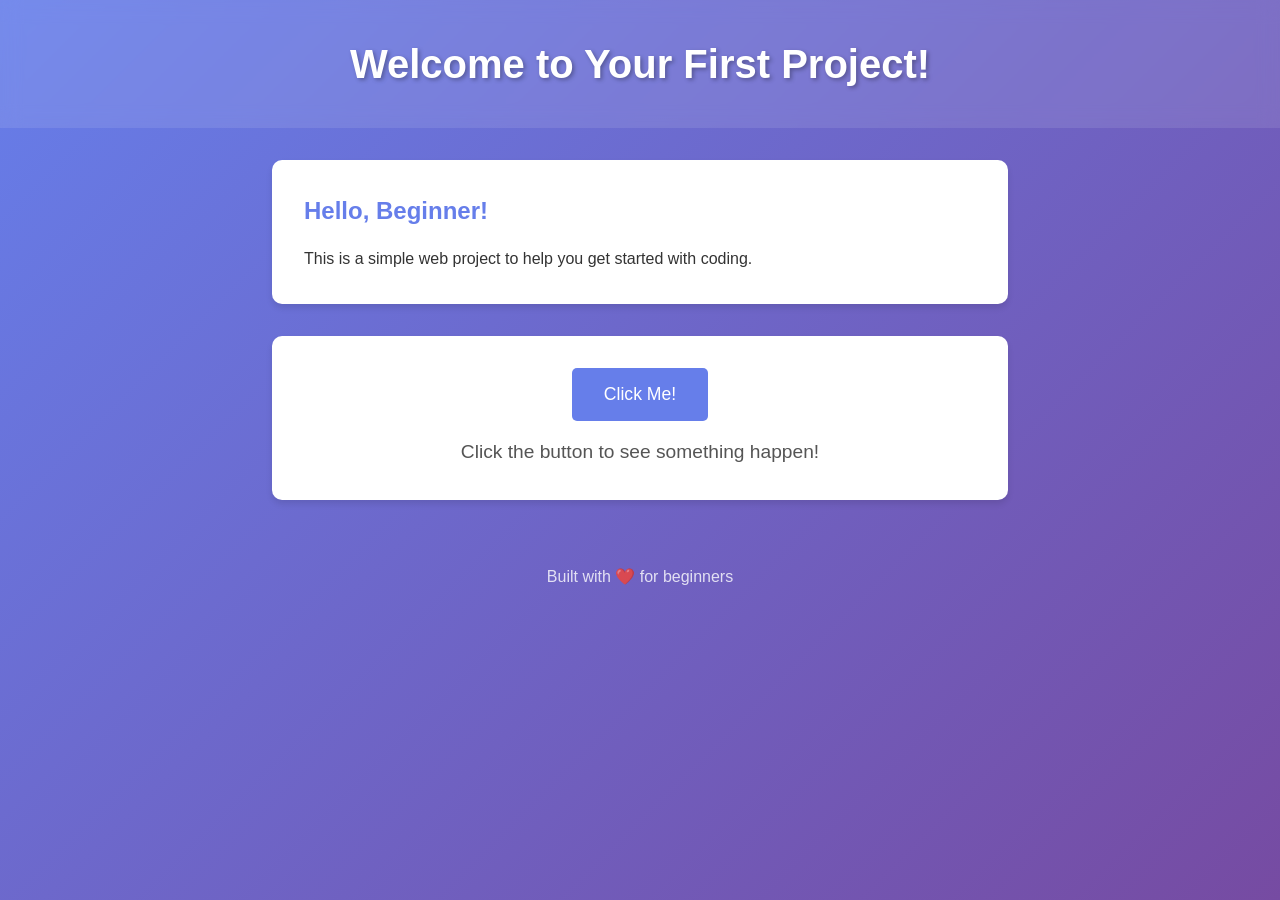
<file: index.html>
<!DOCTYPE html>
<html lang="en">
<head>
    <meta charset="UTF-8">
    <meta name="viewport" content="width=device-width, initial-scale=1.0">
    <title>My First Web Project</title>
    <link rel="stylesheet" href="styles.css">
</head>
<body>
    <header>
        <h1>Welcome to Your First Project!</h1>
    </header>
    
    <main>
        <section class="intro">
            <h2>Hello, Beginner!</h2>
            <p>This is a simple web project to help you get started with coding.</p>
        </section>
        
        <section class="interactive">
            <button id="clickMe">Click Me!</button>
            <p id="message">Click the button to see something happen!</p>
        </section>
    </main>
    
    <footer>
        <p>Built with ❤️ for beginners</p>
    </footer>
    
    <script src="script.js"></script>
</body>
</html>
</file>
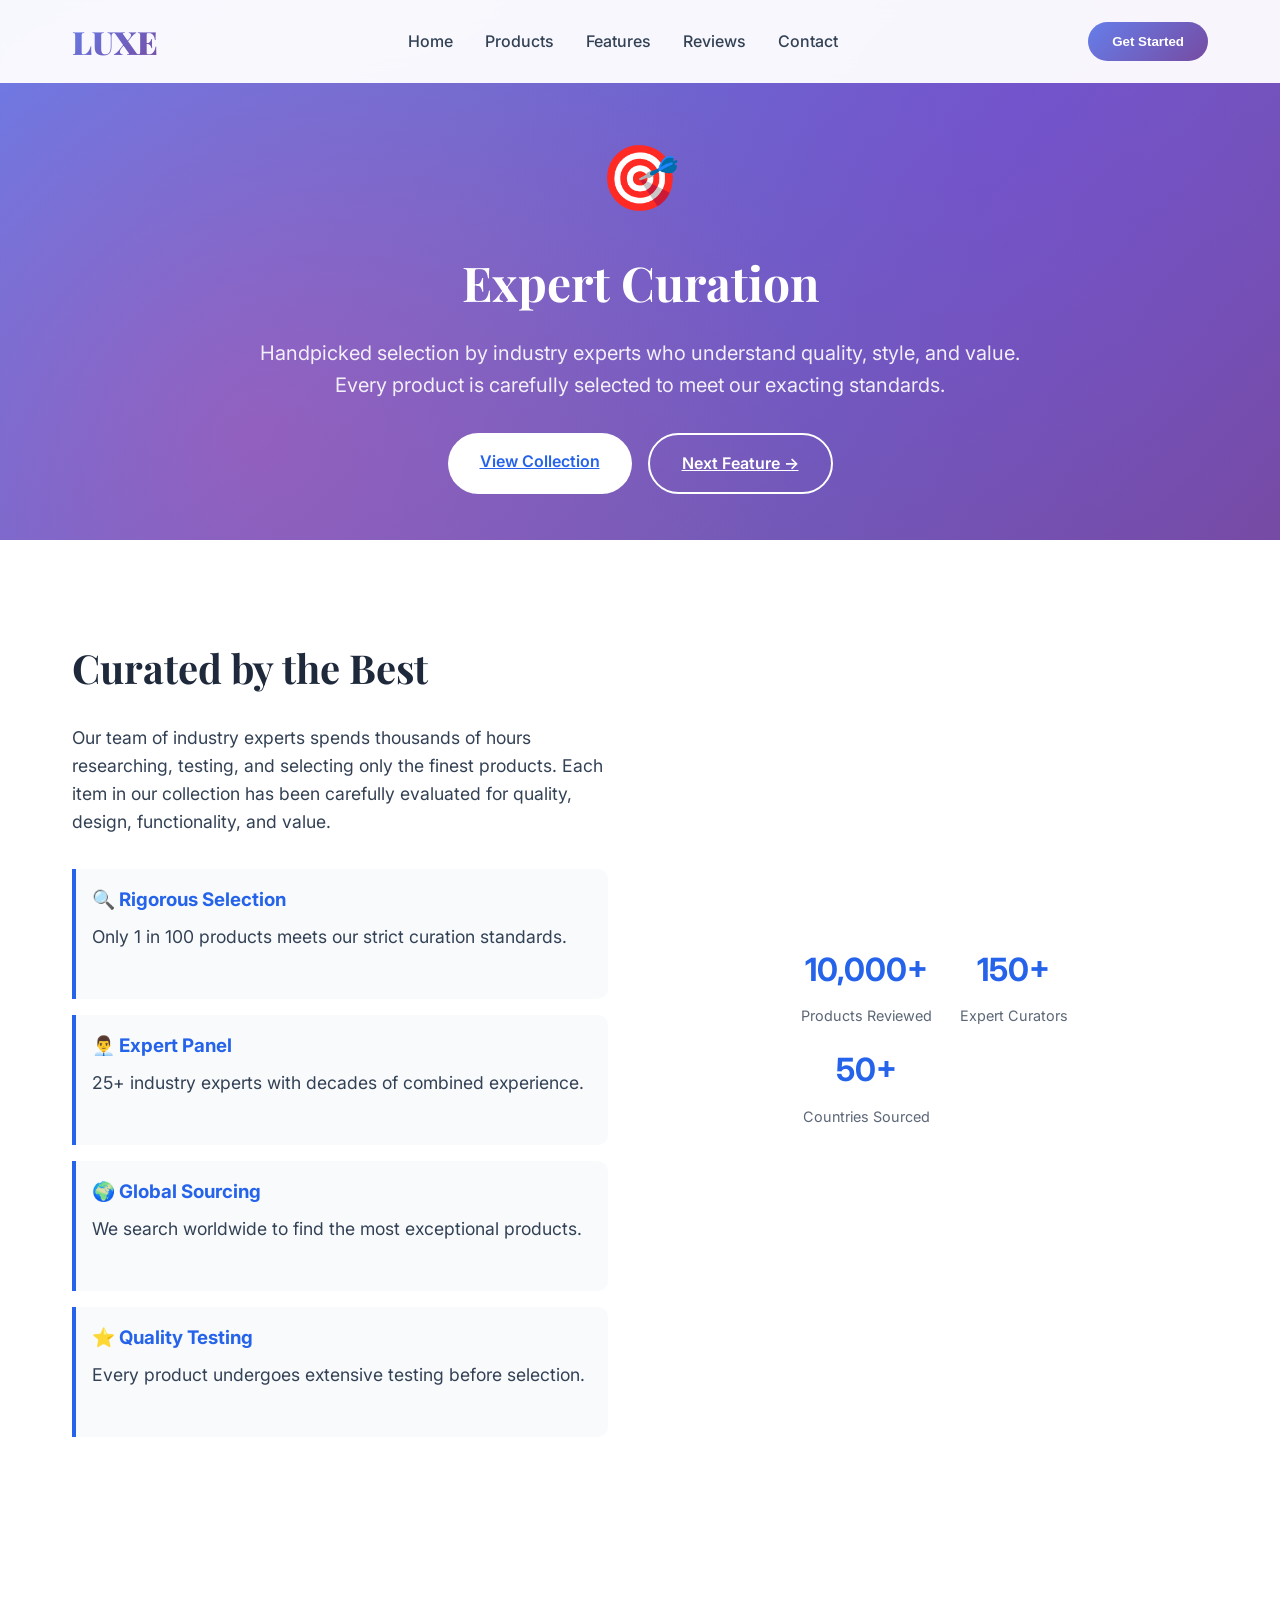
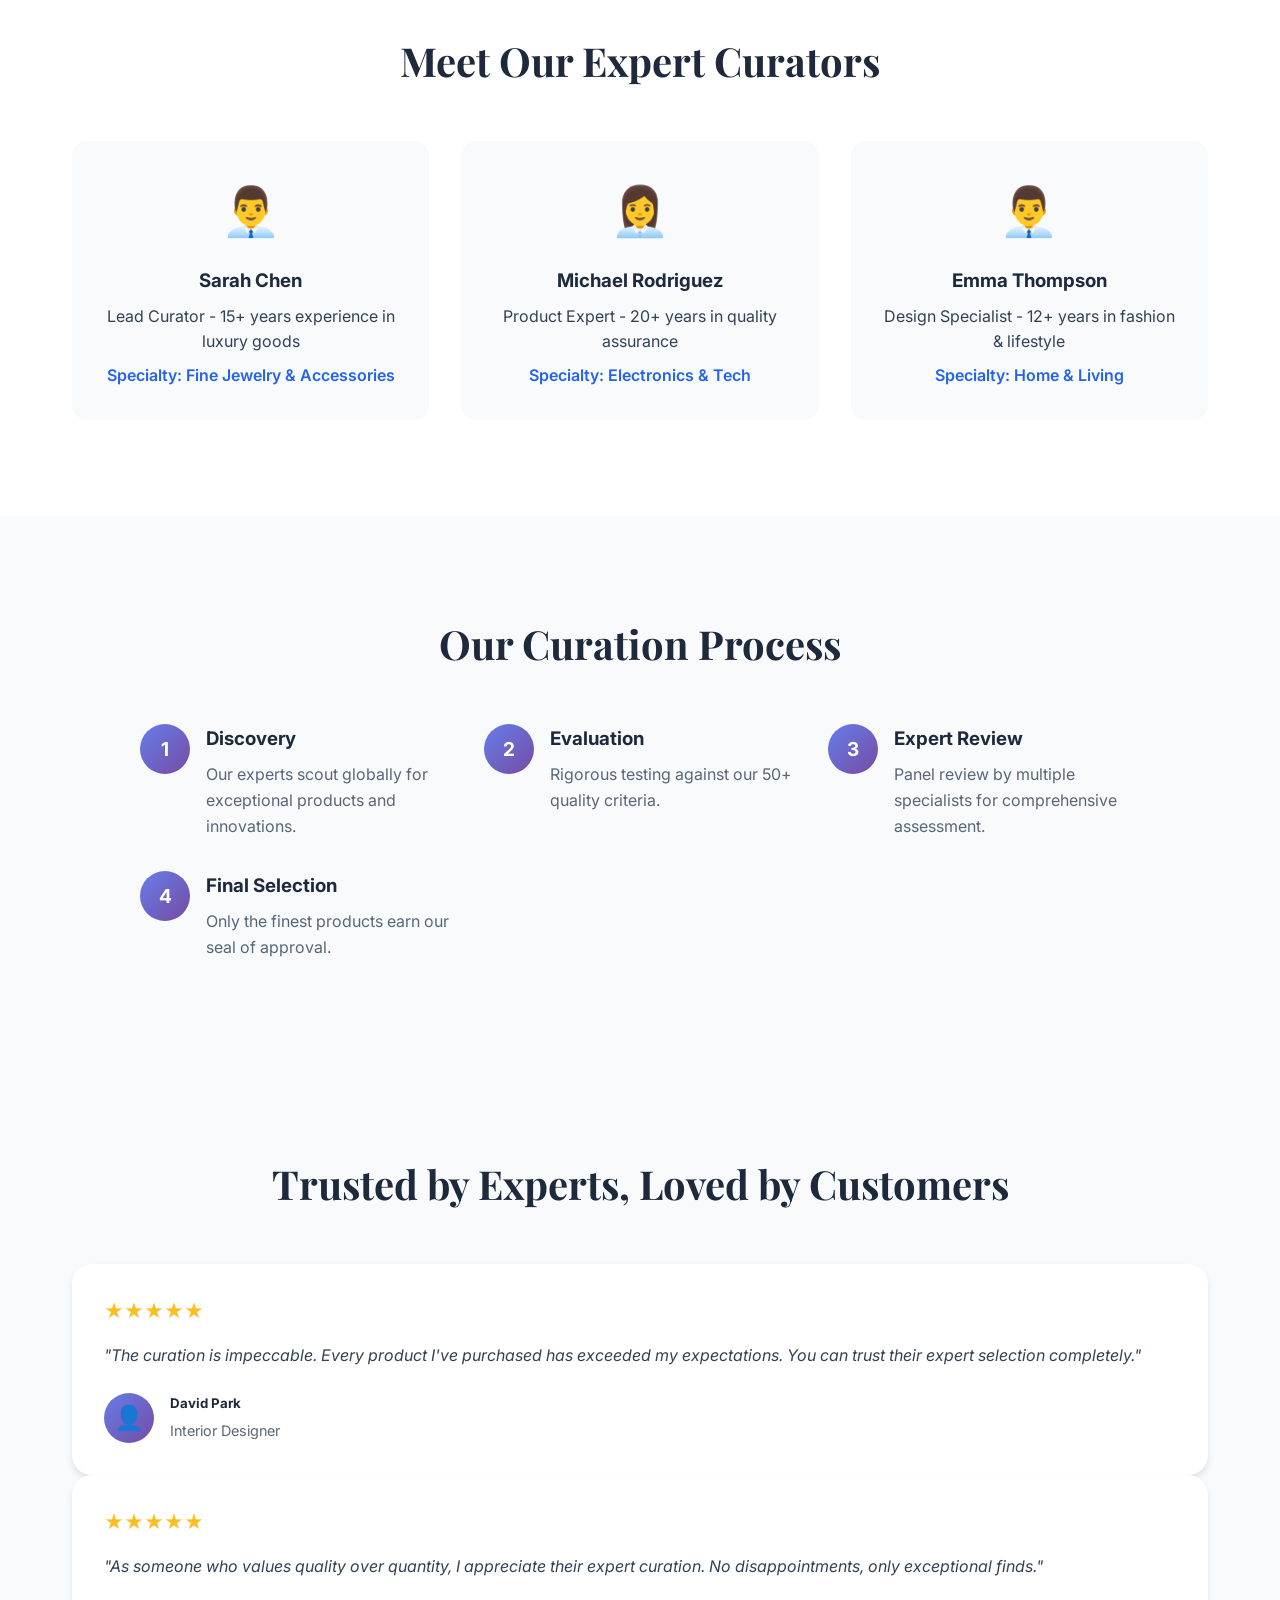
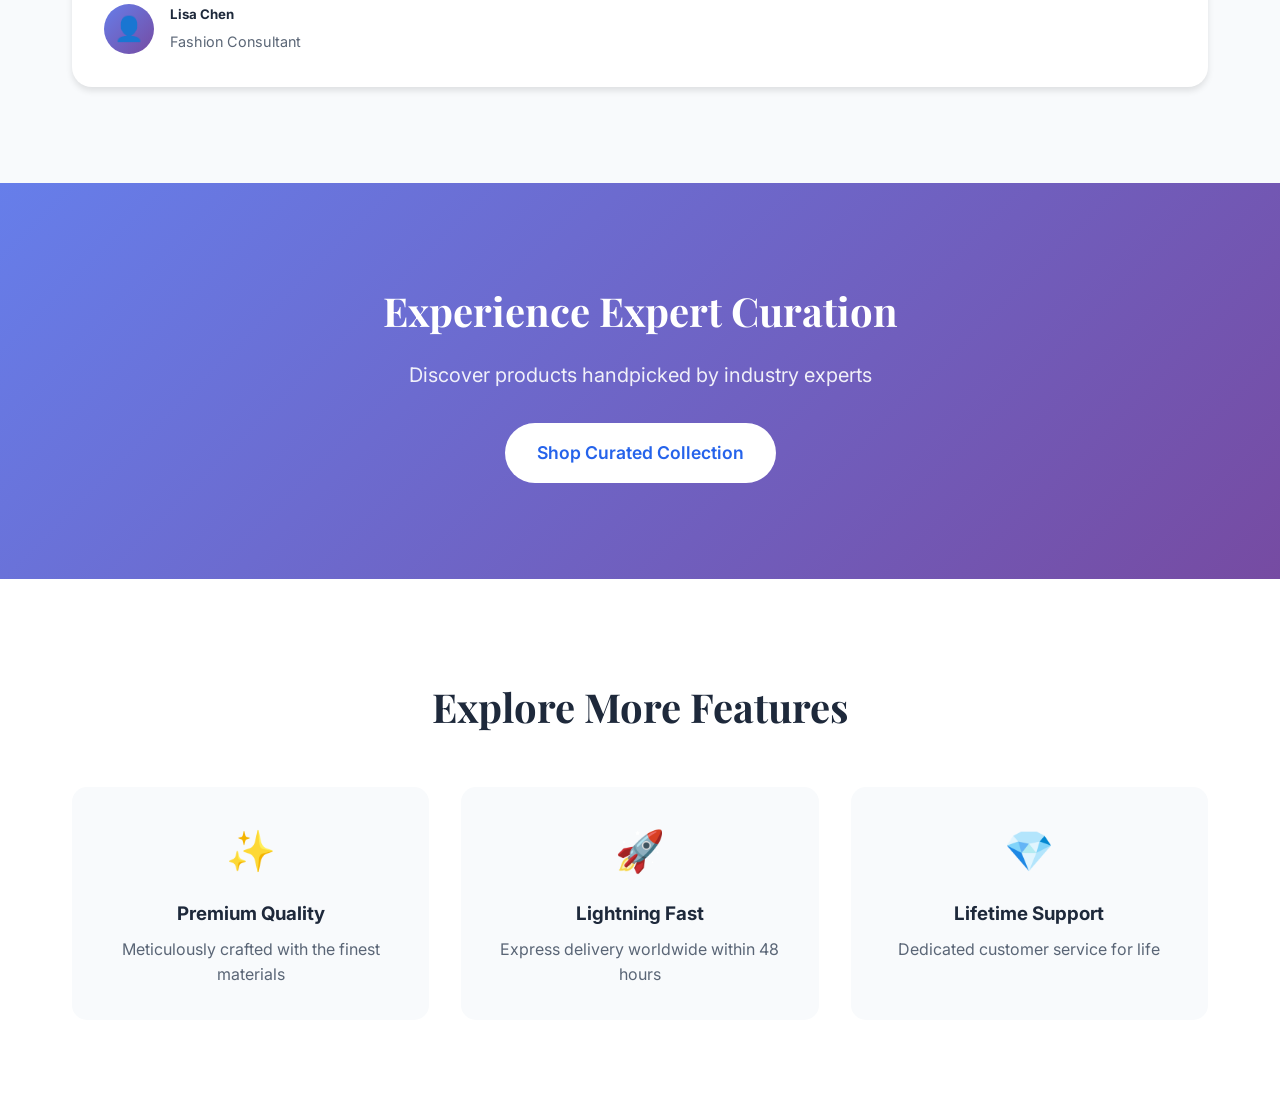
<file: expert-curation.html>
<!DOCTYPE html>
<html lang="en">
<head>
    <meta charset="UTF-8">
    <meta name="viewport" content="width=device-width, initial-scale=1.0">
    <title>Expert Curation - Luxe</title>
    <link rel="stylesheet" href="sales-website.css">
    <link rel="preconnect" href="https://fonts.googleapis.com">
    <link rel="preconnect" href="https://fonts.gstatic.com" crossorigin>
    <link href="https://fonts.googleapis.com/css2?family=Playfair+Display:wght@400;700;900&family=Inter:wght@300;400;500;600;700&display=swap" rel="stylesheet">
</head>
<body>
    <!-- Navigation -->
    <nav class="navbar">
        <div class="nav-container">
            <div class="nav-logo">
                <span class="logo-text">LUXE</span>
            </div>
            <ul class="nav-menu">
                <li><a href="sales-website.html" class="nav-link">Home</a></li>
                <li><a href="sales-website.html#products" class="nav-link">Products</a></li>
                <li><a href="sales-website.html#features" class="nav-link">Features</a></li>
                <li><a href="sales-website.html#testimonials" class="nav-link">Reviews</a></li>
                <li><a href="sales-website.html#contact" class="nav-link">Contact</a></li>
            </ul>
            <button class="nav-cta">Get Started</button>
            <div class="hamburger">
                <span></span>
                <span></span>
                <span></span>
            </div>
        </div>
    </nav>

    <!-- Feature Hero Section -->
    <section class="feature-hero">
        <div class="feature-hero-background">
            <div class="gradient-overlay"></div>
        </div>
        <div class="container">
            <div class="feature-hero-content">
                <div class="feature-icon-large">🎯</div>
                <h1 class="feature-hero-title">Expert Curation</h1>
                <p class="feature-hero-subtitle">
                    Handpicked selection by industry experts who understand quality, style, and value. 
                    Every product is carefully selected to meet our exacting standards.
                </p>
                <div class="feature-hero-buttons">
                    <a href="sales-website.html#products" class="btn-primary">View Collection</a>
                    <a href="lightning-fast.html" class="btn-secondary">Next Feature →</a>
                </div>
            </div>
        </div>
    </section>

    <!-- Feature Details -->
    <section class="feature-details">
        <div class="container">
            <div class="feature-content-grid">
                <div class="feature-text">
                    <h2>Curated by the Best</h2>
                    <p>
                        Our team of industry experts spends thousands of hours researching, testing, and selecting 
                        only the finest products. Each item in our collection has been carefully evaluated for 
                        quality, design, functionality, and value.
                    </p>
                    
                    <div class="curation-highlights">
                        <div class="curation-item">
                            <h3>🔍 Rigorous Selection</h3>
                            <p>Only 1 in 100 products meets our strict curation standards.</p>
                        </div>
                        <div class="curation-item">
                            <h3>👨‍💼 Expert Panel</h3>
                            <p>25+ industry experts with decades of combined experience.</p>
                        </div>
                        <div class="curation-item">
                            <h3>🌍 Global Sourcing</h3>
                            <p>We search worldwide to find the most exceptional products.</p>
                        </div>
                        <div class="curation-item">
                            <h3>⭐ Quality Testing</h3>
                            <p>Every product undergoes extensive testing before selection.</p>
                        </div>
                    </div>
                </div>
                
                <div class="feature-visual">
                    <div class="curation-showcase">
                        <div class="curation-stat">
                            <span class="stat-number">10,000+</span>
                            <span class="stat-label">Products Reviewed</span>
                        </div>
                        <div class="curation-stat">
                            <span class="stat-number">150+</span>
                            <span class="stat-label">Expert Curators</span>
                        </div>
                        <div class="curation-stat">
                            <span class="stat-number">50+</span>
                            <span class="stat-label">Countries Sourced</span>
                        </div>
                    </div>
                </div>
            </div>
        </div>
    </section>

    <!-- Expert Team Section -->
    <section class="expert-team">
        <div class="container">
            <h2>Meet Our Expert Curators</h2>
            <div class="team-grid">
                <div class="team-member">
                    <div class="member-avatar">👨‍💼</div>
                    <h3>Sarah Chen</h3>
                    <p>Lead Curator - 15+ years experience in luxury goods</p>
                    <div class="member-specialty">Specialty: Fine Jewelry & Accessories</div>
                </div>
                <div class="team-member">
                    <div class="member-avatar">👩‍💼</div>
                    <h3>Michael Rodriguez</h3>
                    <p>Product Expert - 20+ years in quality assurance</p>
                    <div class="member-specialty">Specialty: Electronics & Tech</div>
                </div>
                <div class="team-member">
                    <div class="member-avatar">👨‍💼</div>
                    <h3>Emma Thompson</h3>
                    <p>Design Specialist - 12+ years in fashion & lifestyle</p>
                    <div class="member-specialty">Specialty: Home & Living</div>
                </div>
            </div>
        </div>
    </section>

    <!-- Curation Process -->
    <section class="process-section">
        <div class="container">
            <h2>Our Curation Process</h2>
            <div class="process-timeline">
                <div class="process-step">
                    <div class="step-number">1</div>
                    <div class="step-content">
                        <h3>Discovery</h3>
                        <p>Our experts scout globally for exceptional products and innovations.</p>
                    </div>
                </div>
                <div class="process-step">
                    <div class="step-number">2</div>
                    <div class="step-content">
                        <h3>Evaluation</h3>
                        <p>Rigorous testing against our 50+ quality criteria.</p>
                    </div>
                </div>
                <div class="process-step">
                    <div class="step-number">3</div>
                    <div class="step-content">
                        <h3>Expert Review</h3>
                        <p>Panel review by multiple specialists for comprehensive assessment.</p>
                    </div>
                </div>
                <div class="process-step">
                    <div class="step-number">4</div>
                    <div class="step-content">
                        <h3>Final Selection</h3>
                        <p>Only the finest products earn our seal of approval.</p>
                    </div>
                </div>
            </div>
        </div>
    </section>

    <!-- Testimonial Section -->
    <section class="feature-testimonials">
        <div class="container">
            <h2>Trusted by Experts, Loved by Customers</h2>
            <div class="testimonial-grid">
                <div class="testimonial-card">
                    <div class="testimonial-rating">★★★★★</div>
                    <p class="testimonial-text">
                        "The curation is impeccable. Every product I've purchased has exceeded my expectations. 
                        You can trust their expert selection completely."
                    </p>
                    <div class="testimonial-author">
                        <div class="author-avatar">👤</div>
                        <div class="author-info">
                            <h5>David Park</h5>
                            <span>Interior Designer</span>
                        </div>
                    </div>
                </div>
                <div class="testimonial-card">
                    <div class="testimonial-rating">★★★★★</div>
                    <p class="testimonial-text">
                        "As someone who values quality over quantity, I appreciate their expert curation. 
                        No disappointments, only exceptional finds."
                    </p>
                    <div class="testimonial-author">
                        <div class="author-avatar">👤</div>
                        <div class="author-info">
                            <h5>Lisa Chen</h5>
                            <span>Fashion Consultant</span>
                        </div>
                    </div>
                </div>
            </div>
        </div>
    </section>

    <!-- CTA Section -->
    <section class="feature-cta">
        <div class="container">
            <h2>Experience Expert Curation</h2>
            <p>Discover products handpicked by industry experts</p>
            <a href="sales-website.html#products" class="cta-button">Shop Curated Collection</a>
        </div>
    </section>

    <!-- Related Features -->
    <section class="related-features">
        <div class="container">
            <h2>Explore More Features</h2>
            <div class="related-grid">
                <a href="premium-quality.html" class="related-card">
                    <div class="related-icon">✨</div>
                    <h3>Premium Quality</h3>
                    <p>Meticulously crafted with the finest materials</p>
                </a>
                <a href="lightning-fast.html" class="related-card">
                    <div class="related-icon">🚀</div>
                    <h3>Lightning Fast</h3>
                    <p>Express delivery worldwide within 48 hours</p>
                </a>
                <a href="lifetime-support.html" class="related-card">
                    <div class="related-icon">💎</div>
                    <h3>Lifetime Support</h3>
                    <p>Dedicated customer service for life</p>
                </a>
            </div>
        </div>
    </section>

    <script src="sales-website.js"></script>
</body>
</html>
</file>
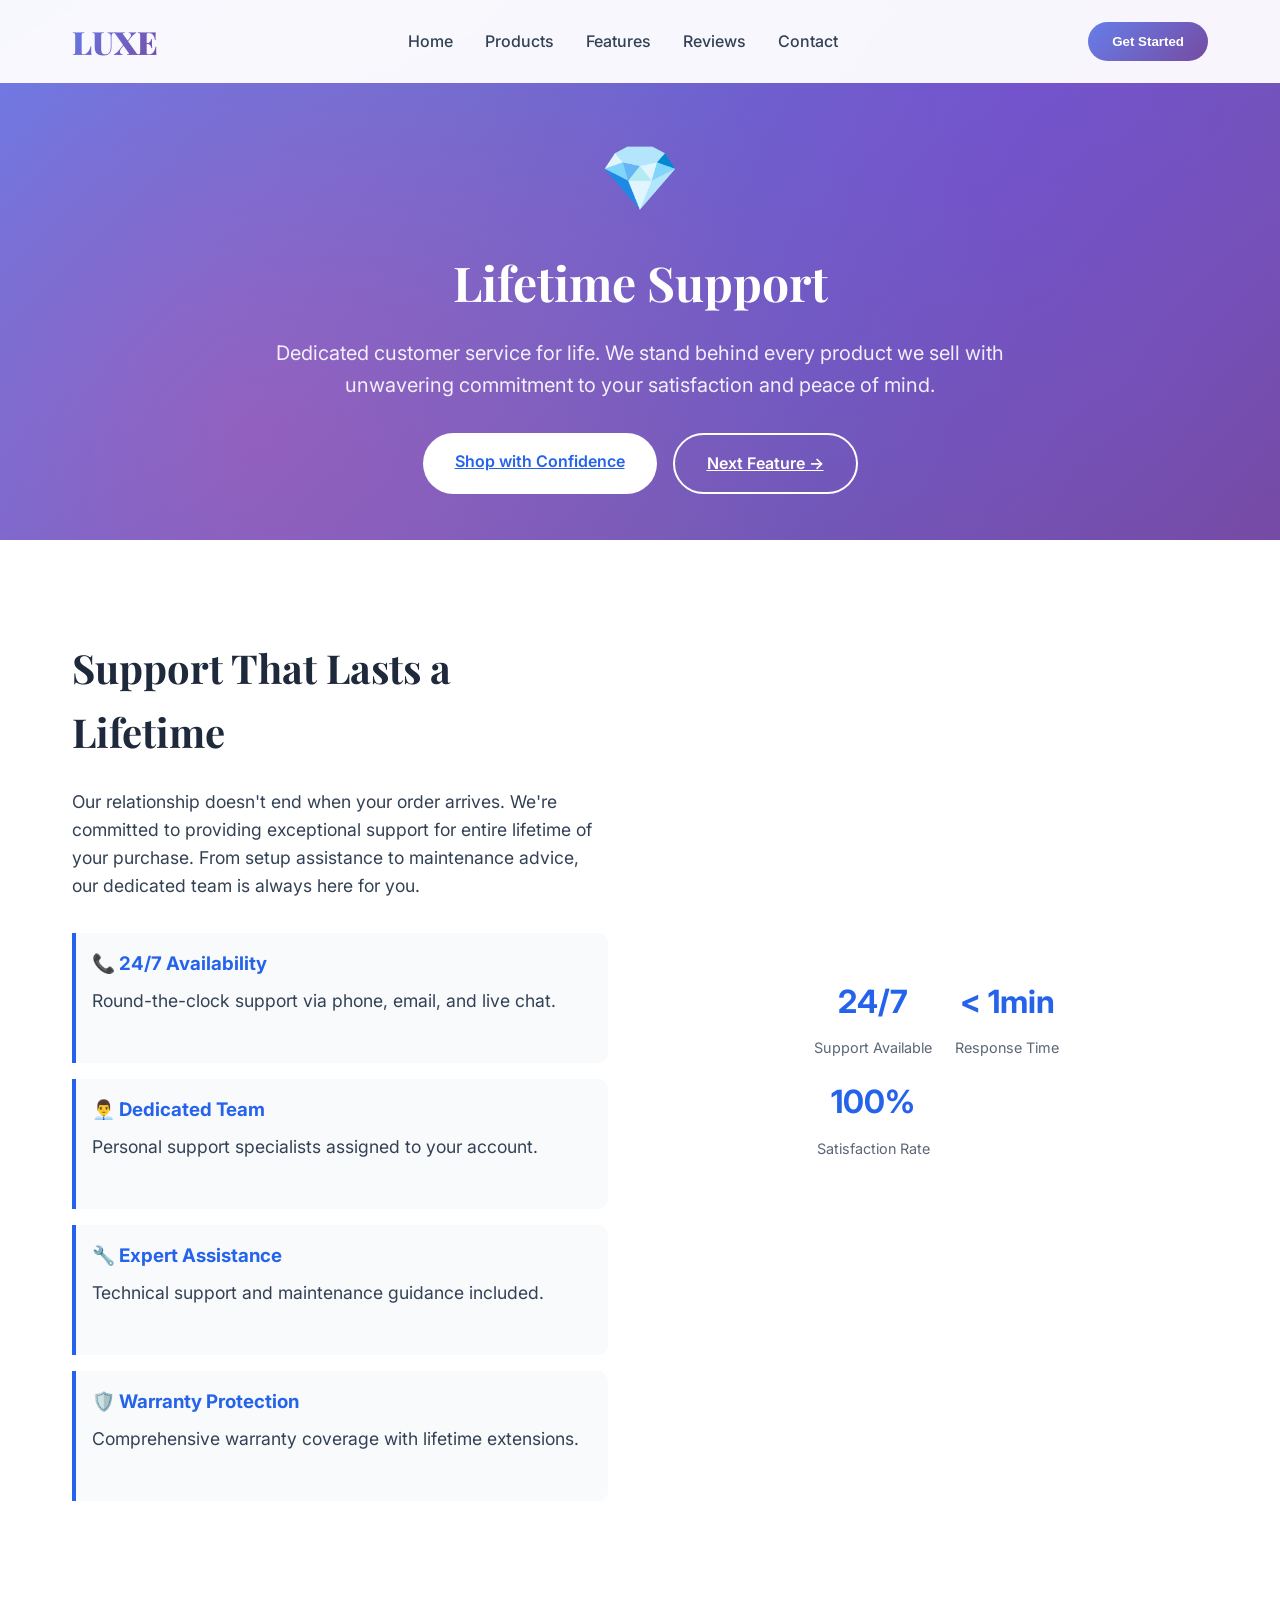
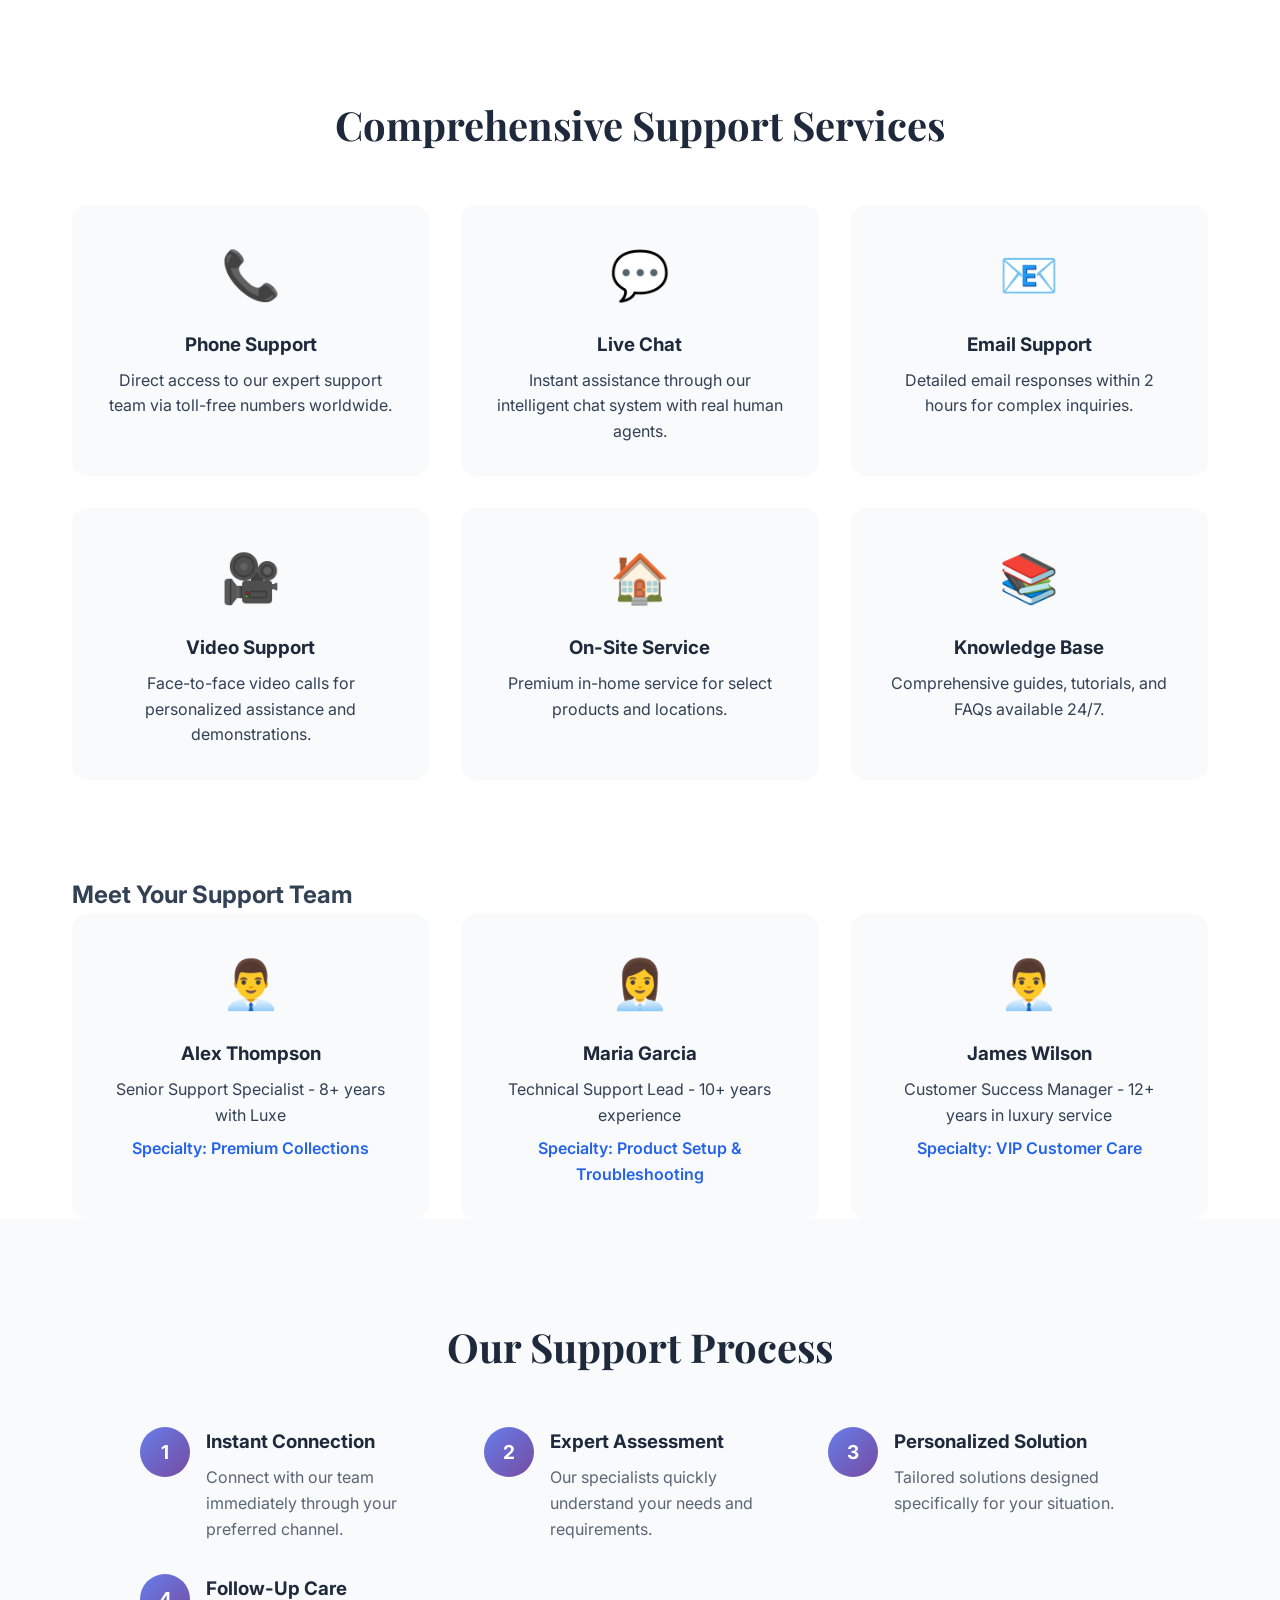
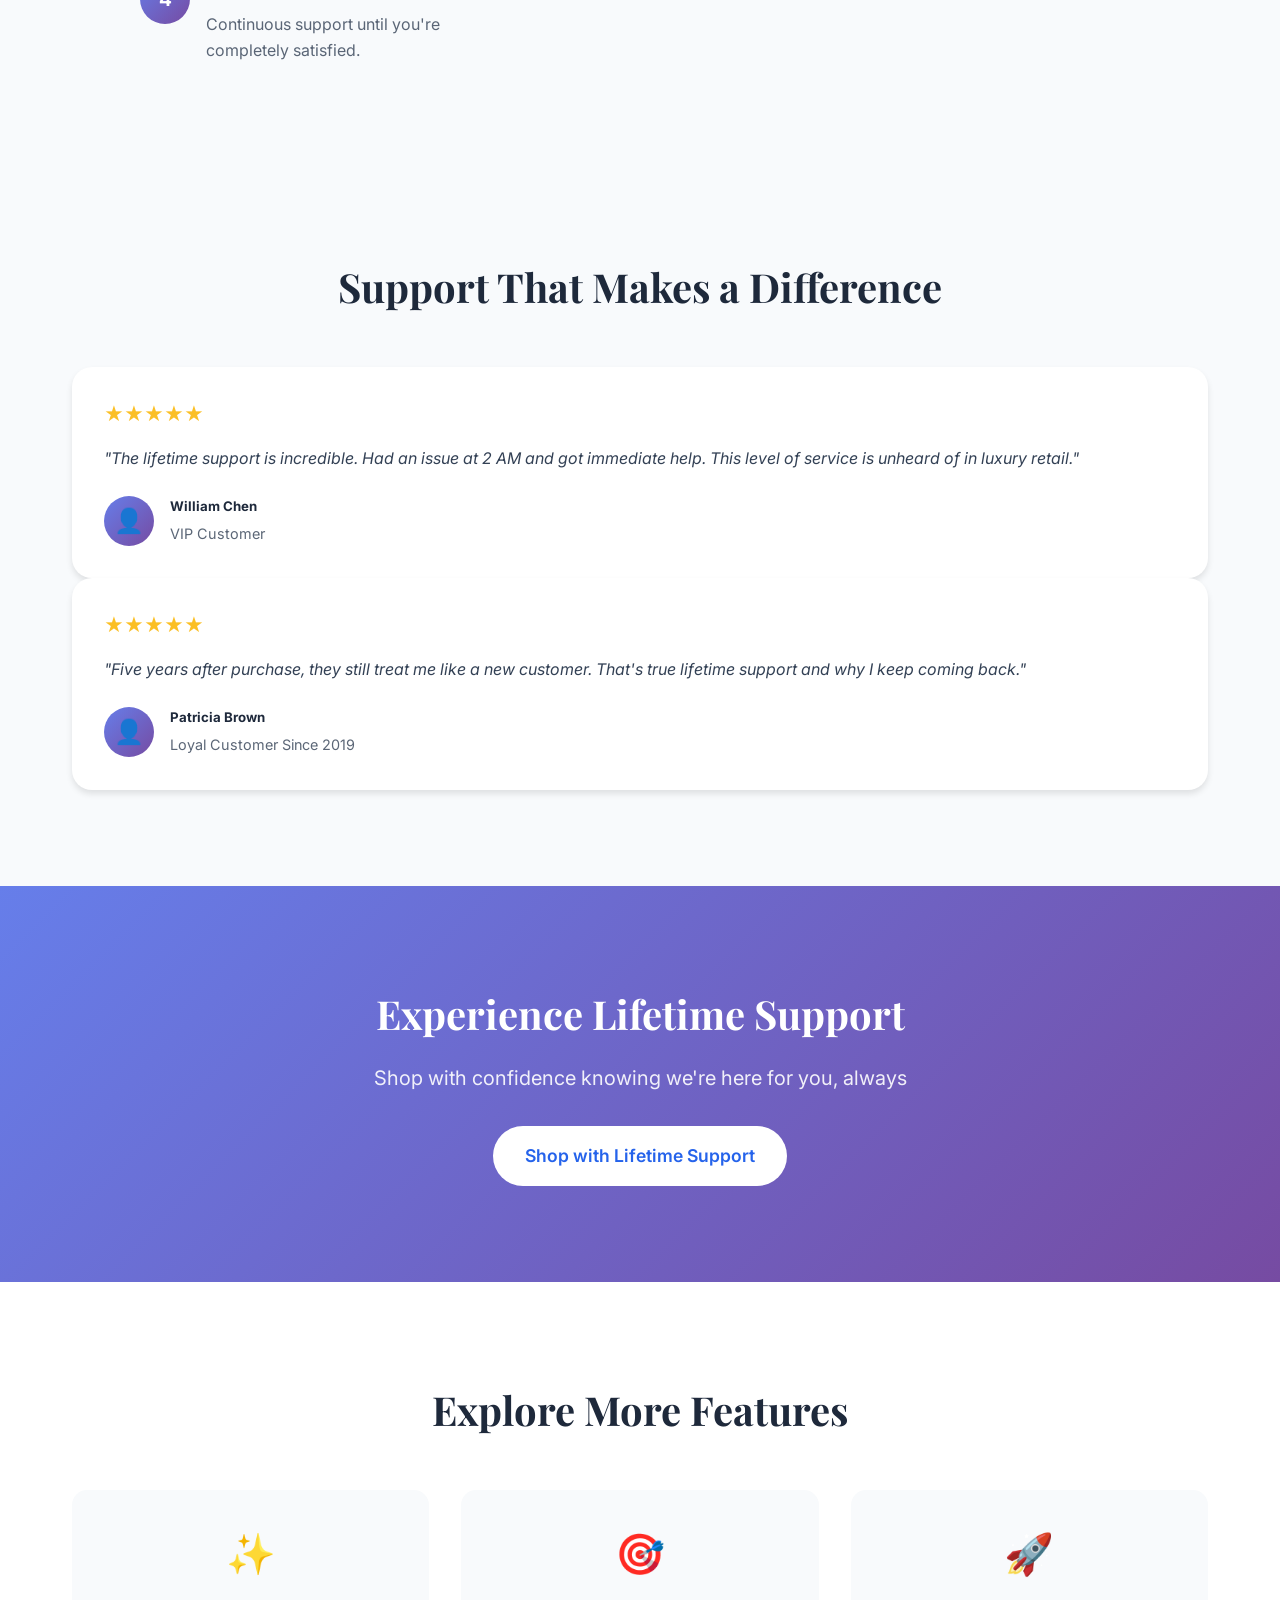
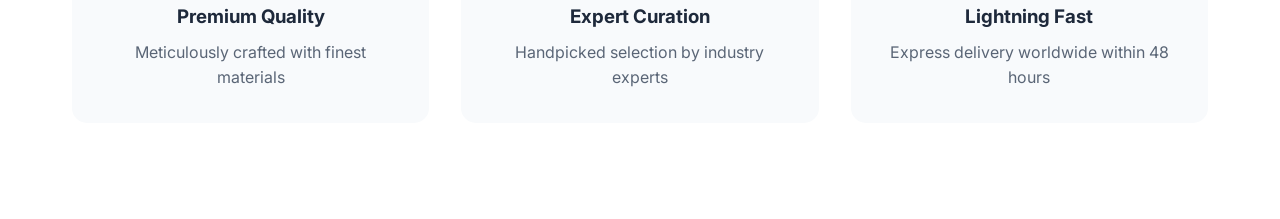
<file: lifetime-support.html>
<!DOCTYPE html>
<html lang="en">
<head>
    <meta charset="UTF-8">
    <meta name="viewport" content="width=device-width, initial-scale=1.0">
    <title>Lifetime Support - Luxe</title>
    <link rel="stylesheet" href="sales-website.css">
    <link rel="preconnect" href="https://fonts.googleapis.com">
    <link rel="preconnect" href="https://fonts.gstatic.com" crossorigin>
    <link href="https://fonts.googleapis.com/css2?family=Playfair+Display:wght@400;700;900&family=Inter:wght@300;400;500;600;700&display=swap" rel="stylesheet">
</head>
<body>
    <!-- Navigation -->
    <nav class="navbar">
        <div class="nav-container">
            <div class="nav-logo">
                <span class="logo-text">LUXE</span>
            </div>
            <ul class="nav-menu">
                <li><a href="sales-website.html" class="nav-link">Home</a></li>
                <li><a href="sales-website.html#products" class="nav-link">Products</a></li>
                <li><a href="sales-website.html#features" class="nav-link">Features</a></li>
                <li><a href="sales-website.html#testimonials" class="nav-link">Reviews</a></li>
                <li><a href="sales-website.html#contact" class="nav-link">Contact</a></li>
            </ul>
            <button class="nav-cta">Get Started</button>
            <div class="hamburger">
                <span></span>
                <span></span>
                <span></span>
            </div>
        </div>
    </nav>

    <!-- Feature Hero Section -->
    <section class="feature-hero">
        <div class="feature-hero-background">
            <div class="gradient-overlay"></div>
        </div>
        <div class="container">
            <div class="feature-hero-content">
                <div class="feature-icon-large">💎</div>
                <h1 class="feature-hero-title">Lifetime Support</h1>
                <p class="feature-hero-subtitle">
                    Dedicated customer service for life. We stand behind every product we sell with 
                    unwavering commitment to your satisfaction and peace of mind.
                </p>
                <div class="feature-hero-buttons">
                    <a href="sales-website.html#products" class="btn-primary">Shop with Confidence</a>
                    <a href="premium-quality.html" class="btn-secondary">Next Feature →</a>
                </div>
            </div>
        </div>
    </section>

    <!-- Feature Details -->
    <section class="feature-details">
        <div class="container">
            <div class="feature-content-grid">
                <div class="feature-text">
                    <h2>Support That Lasts a Lifetime</h2>
                    <p>
                        Our relationship doesn't end when your order arrives. We're committed to providing 
                        exceptional support for entire lifetime of your purchase. From setup assistance to 
                        maintenance advice, our dedicated team is always here for you.
                    </p>
                    
                    <div class="support-highlights">
                        <div class="support-item">
                            <h3>📞 24/7 Availability</h3>
                            <p>Round-the-clock support via phone, email, and live chat.</p>
                        </div>
                        <div class="support-item">
                            <h3>👨‍💼 Dedicated Team</h3>
                            <p>Personal support specialists assigned to your account.</p>
                        </div>
                        <div class="support-item">
                            <h3>🔧 Expert Assistance</h3>
                            <p>Technical support and maintenance guidance included.</p>
                        </div>
                        <div class="support-item">
                            <h3>🛡️ Warranty Protection</h3>
                            <p>Comprehensive warranty coverage with lifetime extensions.</p>
                        </div>
                    </div>
                </div>
                
                <div class="feature-visual">
                    <div class="support-showcase">
                        <div class="support-stat">
                            <span class="stat-number">24/7</span>
                            <span class="stat-label">Support Available</span>
                        </div>
                        <div class="support-stat">
                            <span class="stat-number">< 1min</span>
                            <span class="stat-label">Response Time</span>
                        </div>
                        <div class="support-stat">
                            <span class="stat-number">100%</span>
                            <span class="stat-label">Satisfaction Rate</span>
                        </div>
                    </div>
                </div>
            </div>
        </div>
    </section>

    <!-- Support Services Section -->
    <section class="support-services">
        <div class="container">
            <h2>Comprehensive Support Services</h2>
            <div class="services-grid">
                <div class="service-card">
                    <div class="service-icon">📞</div>
                    <h3>Phone Support</h3>
                    <p>Direct access to our expert support team via toll-free numbers worldwide.</p>
                </div>
                <div class="service-card">
                    <div class="service-icon">💬</div>
                    <h3>Live Chat</h3>
                    <p>Instant assistance through our intelligent chat system with real human agents.</p>
                </div>
                <div class="service-card">
                    <div class="service-icon">📧</div>
                    <h3>Email Support</h3>
                    <p>Detailed email responses within 2 hours for complex inquiries.</p>
                </div>
                <div class="service-card">
                    <div class="service-icon">🎥</div>
                    <h3>Video Support</h3>
                    <p>Face-to-face video calls for personalized assistance and demonstrations.</p>
                </div>
                <div class="service-card">
                    <div class="service-icon">🏠</div>
                    <h3>On-Site Service</h3>
                    <p>Premium in-home service for select products and locations.</p>
                </div>
                <div class="service-card">
                    <div class="service-icon">📚</div>
                    <h3>Knowledge Base</h3>
                    <p>Comprehensive guides, tutorials, and FAQs available 24/7.</p>
                </div>
            </div>
        </div>
    </section>

    <!-- Support Team Section -->
    <section class="support-team">
        <div class="container">
            <h2>Meet Your Support Team</h2>
            <div class="team-grid">
                <div class="team-member">
                    <div class="member-avatar">👨‍💼</div>
                    <h3>Alex Thompson</h3>
                    <p>Senior Support Specialist - 8+ years with Luxe</p>
                    <div class="member-specialty">Specialty: Premium Collections</div>
                </div>
                <div class="team-member">
                    <div class="member-avatar">👩‍💼</div>
                    <h3>Maria Garcia</h3>
                    <p>Technical Support Lead - 10+ years experience</p>
                    <div class="member-specialty">Specialty: Product Setup & Troubleshooting</div>
                </div>
                <div class="team-member">
                    <div class="member-avatar">👨‍💼</div>
                    <h3>James Wilson</h3>
                    <p>Customer Success Manager - 12+ years in luxury service</p>
                    <div class="member-specialty">Specialty: VIP Customer Care</div>
                </div>
            </div>
        </div>
    </section>

    <!-- Support Process -->
    <section class="process-section">
        <div class="container">
            <h2>Our Support Process</h2>
            <div class="process-timeline">
                <div class="process-step">
                    <div class="step-number">1</div>
                    <div class="step-content">
                        <h3>Instant Connection</h3>
                        <p>Connect with our team immediately through your preferred channel.</p>
                    </div>
                </div>
                <div class="process-step">
                    <div class="step-number">2</div>
                    <div class="step-content">
                        <h3>Expert Assessment</h3>
                        <p>Our specialists quickly understand your needs and requirements.</p>
                    </div>
                </div>
                <div class="process-step">
                    <div class="step-number">3</div>
                    <div class="step-content">
                        <h3>Personalized Solution</h3>
                        <p>Tailored solutions designed specifically for your situation.</p>
                    </div>
                </div>
                <div class="process-step">
                    <div class="step-number">4</div>
                    <div class="step-content">
                        <h3>Follow-Up Care</h3>
                        <p>Continuous support until you're completely satisfied.</p>
                    </div>
                </div>
            </div>
        </div>
    </section>

    <!-- Testimonial Section -->
    <section class="feature-testimonials">
        <div class="container">
            <h2>Support That Makes a Difference</h2>
            <div class="testimonial-grid">
                <div class="testimonial-card">
                    <div class="testimonial-rating">★★★★★</div>
                    <p class="testimonial-text">
                        "The lifetime support is incredible. Had an issue at 2 AM and got immediate help. 
                        This level of service is unheard of in luxury retail."
                    </p>
                    <div class="testimonial-author">
                        <div class="author-avatar">👤</div>
                        <div class="author-info">
                            <h5>William Chen</h5>
                            <span>VIP Customer</span>
                        </div>
                    </div>
                </div>
                <div class="testimonial-card">
                    <div class="testimonial-rating">★★★★★</div>
                    <p class="testimonial-text">
                        "Five years after purchase, they still treat me like a new customer. 
                        That's true lifetime support and why I keep coming back."
                    </p>
                    <div class="testimonial-author">
                        <div class="author-avatar">👤</div>
                        <div class="author-info">
                            <h5>Patricia Brown</h5>
                            <span>Loyal Customer Since 2019</span>
                        </div>
                    </div>
                </div>
            </div>
        </div>
    </section>

    <!-- CTA Section -->
    <section class="feature-cta">
        <div class="container">
            <h2>Experience Lifetime Support</h2>
            <p>Shop with confidence knowing we're here for you, always</p>
            <a href="sales-website.html#products" class="cta-button">Shop with Lifetime Support</a>
        </div>
    </section>

    <!-- Related Features -->
    <section class="related-features">
        <div class="container">
            <h2>Explore More Features</h2>
            <div class="related-grid">
                <a href="premium-quality.html" class="related-card">
                    <div class="related-icon">✨</div>
                    <h3>Premium Quality</h3>
                    <p>Meticulously crafted with finest materials</p>
                </a>
                <a href="expert-curation.html" class="related-card">
                    <div class="related-icon">🎯</div>
                    <h3>Expert Curation</h3>
                    <p>Handpicked selection by industry experts</p>
                </a>
                <a href="lightning-fast.html" class="related-card">
                    <div class="related-icon">🚀</div>
                    <h3>Lightning Fast</h3>
                    <p>Express delivery worldwide within 48 hours</p>
                </a>
            </div>
        </div>
    </section>

    <script src="sales-website.js"></script>
</body>
</html>
</file>
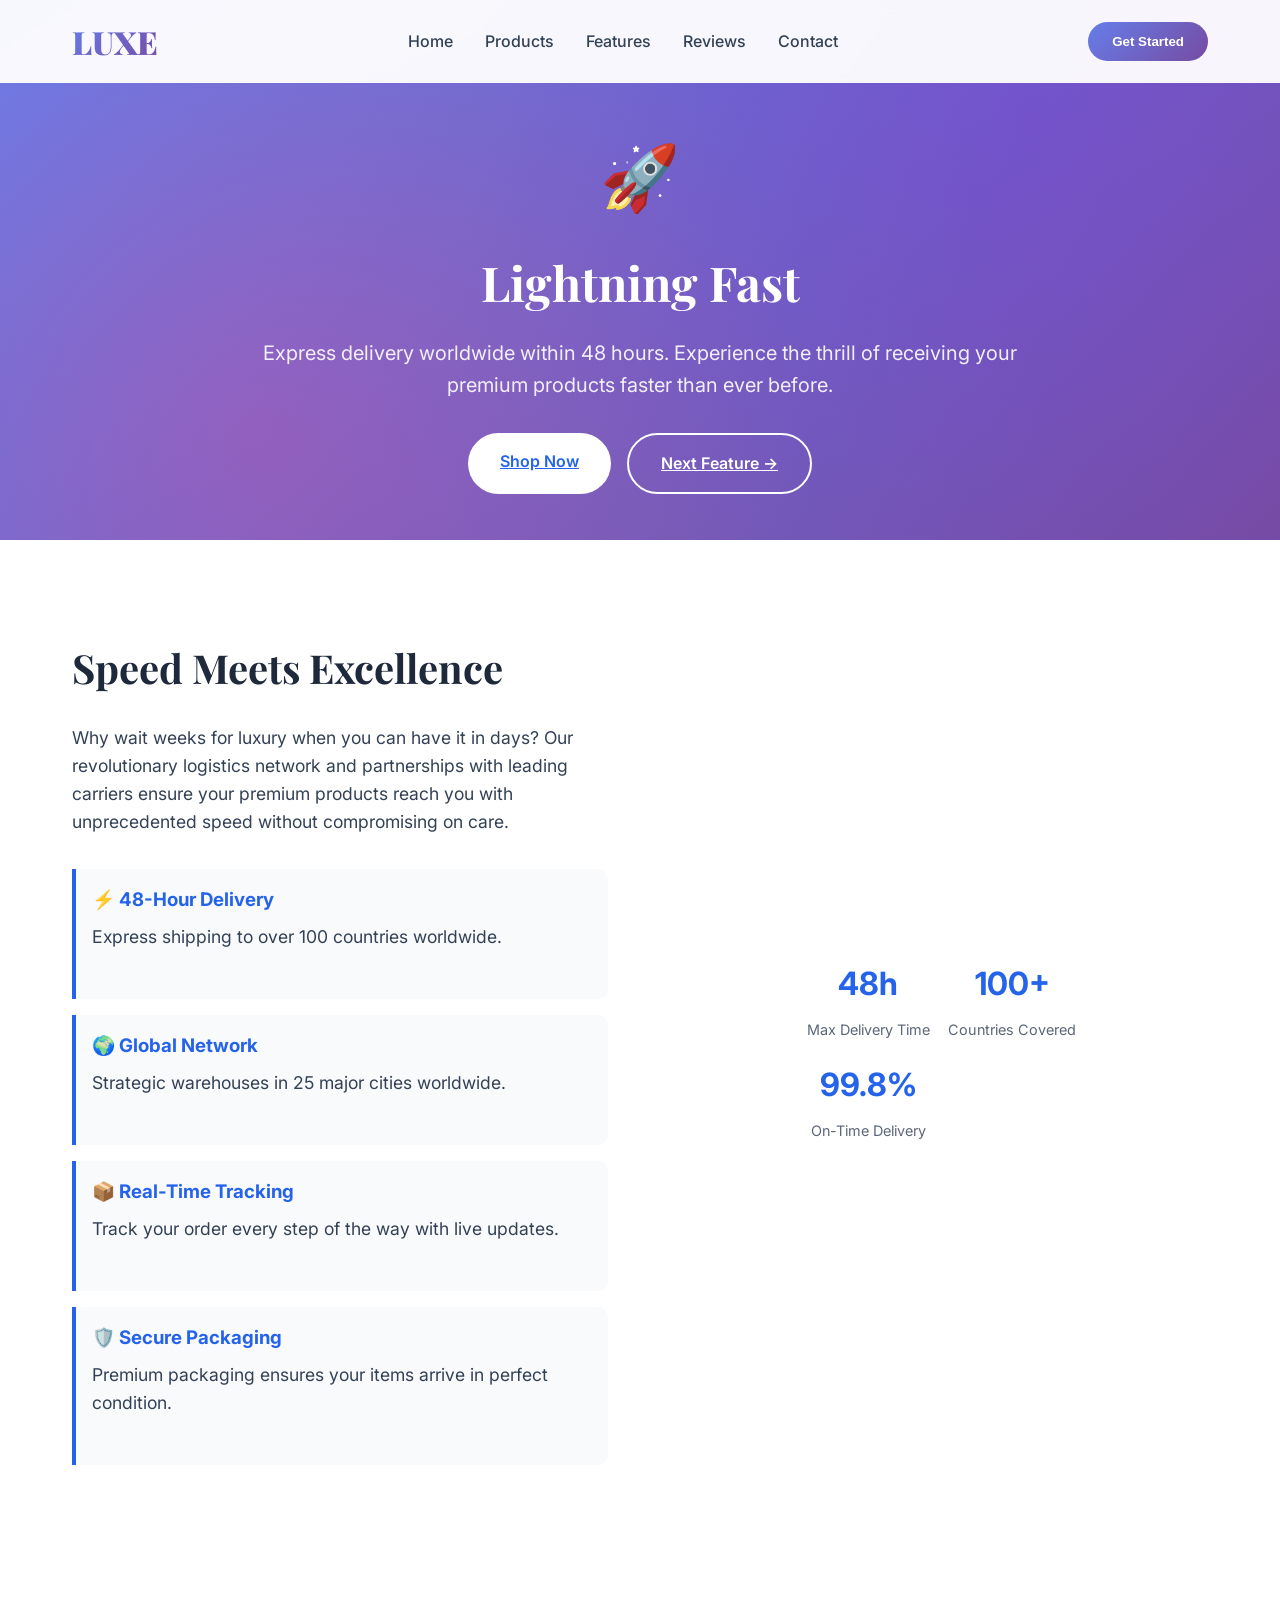
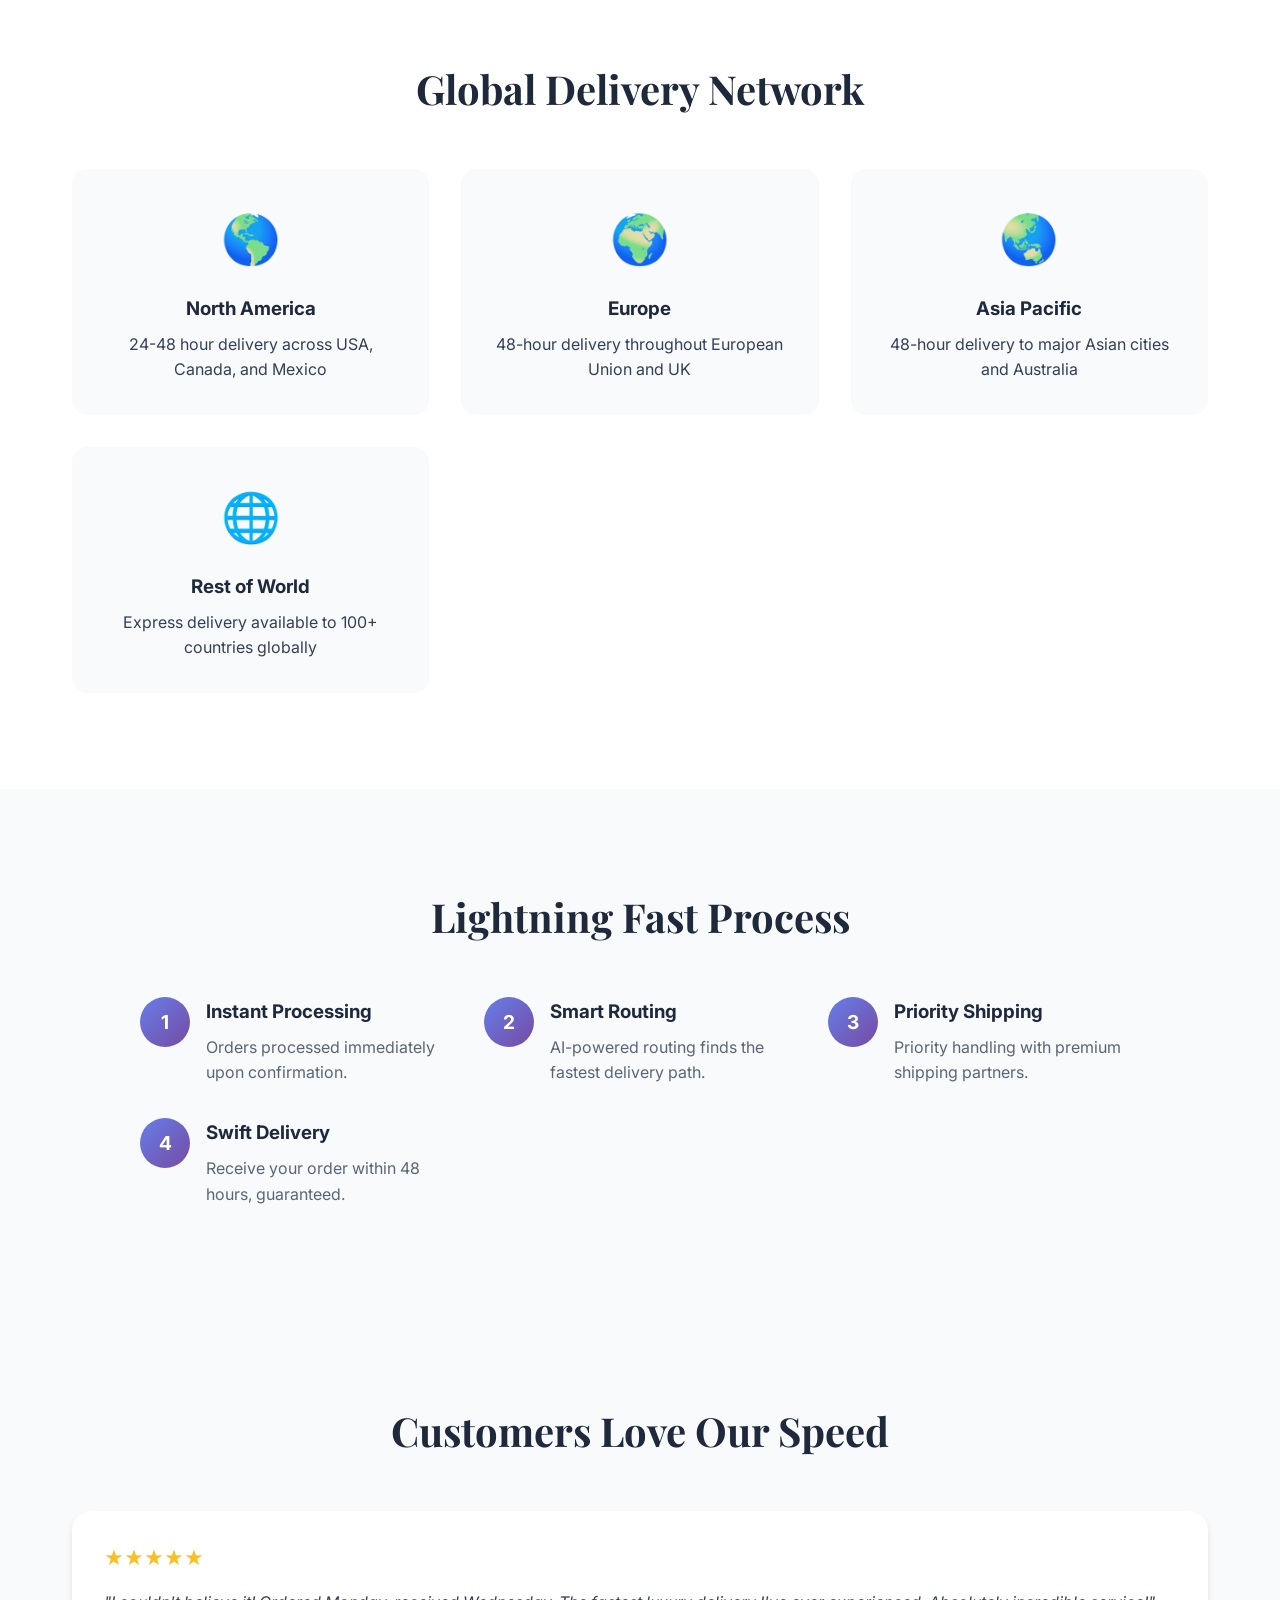
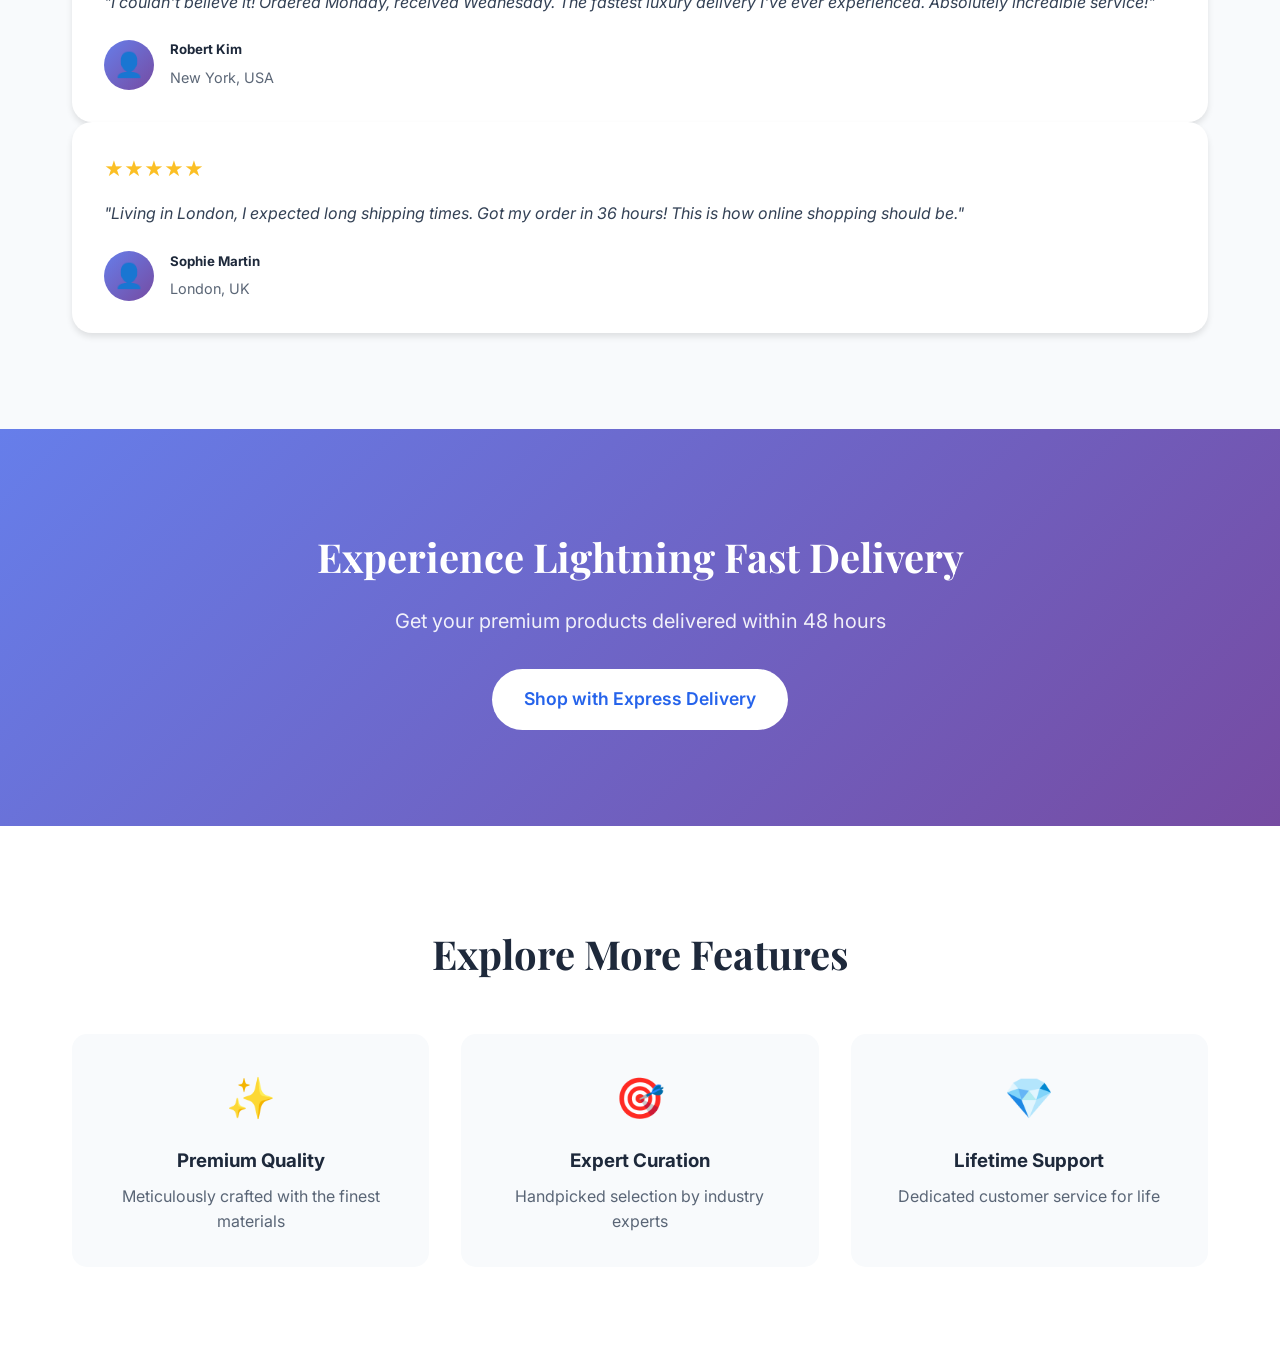
<file: lightning-fast.html>
<!DOCTYPE html>
<html lang="en">
<head>
    <meta charset="UTF-8">
    <meta name="viewport" content="width=device-width, initial-scale=1.0">
    <title>Lightning Fast - Luxe</title>
    <link rel="stylesheet" href="sales-website.css">
    <link rel="preconnect" href="https://fonts.googleapis.com">
    <link rel="preconnect" href="https://fonts.gstatic.com" crossorigin>
    <link href="https://fonts.googleapis.com/css2?family=Playfair+Display:wght@400;700;900&family=Inter:wght@300;400;500;600;700&display=swap" rel="stylesheet">
</head>
<body>
    <!-- Navigation -->
    <nav class="navbar">
        <div class="nav-container">
            <div class="nav-logo">
                <span class="logo-text">LUXE</span>
            </div>
            <ul class="nav-menu">
                <li><a href="sales-website.html" class="nav-link">Home</a></li>
                <li><a href="sales-website.html#products" class="nav-link">Products</a></li>
                <li><a href="sales-website.html#features" class="nav-link">Features</a></li>
                <li><a href="sales-website.html#testimonials" class="nav-link">Reviews</a></li>
                <li><a href="sales-website.html#contact" class="nav-link">Contact</a></li>
            </ul>
            <button class="nav-cta">Get Started</button>
            <div class="hamburger">
                <span></span>
                <span></span>
                <span></span>
            </div>
        </div>
    </nav>

    <!-- Feature Hero Section -->
    <section class="feature-hero">
        <div class="feature-hero-background">
            <div class="gradient-overlay"></div>
        </div>
        <div class="container">
            <div class="feature-hero-content">
                <div class="feature-icon-large">🚀</div>
                <h1 class="feature-hero-title">Lightning Fast</h1>
                <p class="feature-hero-subtitle">
                    Express delivery worldwide within 48 hours. Experience the thrill of receiving your 
                    premium products faster than ever before.
                </p>
                <div class="feature-hero-buttons">
                    <a href="sales-website.html#products" class="btn-primary">Shop Now</a>
                    <a href="lifetime-support.html" class="btn-secondary">Next Feature →</a>
                </div>
            </div>
        </div>
    </section>

    <!-- Feature Details -->
    <section class="feature-details">
        <div class="container">
            <div class="feature-content-grid">
                <div class="feature-text">
                    <h2>Speed Meets Excellence</h2>
                    <p>
                        Why wait weeks for luxury when you can have it in days? Our revolutionary logistics 
                        network and partnerships with leading carriers ensure your premium products reach you 
                        with unprecedented speed without compromising on care.
                    </p>
                    
                    <div class="delivery-highlights">
                        <div class="delivery-item">
                            <h3>⚡ 48-Hour Delivery</h3>
                            <p>Express shipping to over 100 countries worldwide.</p>
                        </div>
                        <div class="delivery-item">
                            <h3>🌍 Global Network</h3>
                            <p>Strategic warehouses in 25 major cities worldwide.</p>
                        </div>
                        <div class="delivery-item">
                            <h3>📦 Real-Time Tracking</h3>
                            <p>Track your order every step of the way with live updates.</p>
                        </div>
                        <div class="delivery-item">
                            <h3>🛡️ Secure Packaging</h3>
                            <p>Premium packaging ensures your items arrive in perfect condition.</p>
                        </div>
                    </div>
                </div>
                
                <div class="feature-visual">
                    <div class="delivery-showcase">
                        <div class="delivery-stat">
                            <span class="stat-number">48h</span>
                            <span class="stat-label">Max Delivery Time</span>
                        </div>
                        <div class="delivery-stat">
                            <span class="stat-number">100+</span>
                            <span class="stat-label">Countries Covered</span>
                        </div>
                        <div class="delivery-stat">
                            <span class="stat-number">99.8%</span>
                            <span class="stat-label">On-Time Delivery</span>
                        </div>
                    </div>
                </div>
            </div>
        </div>
    </section>

    <!-- Delivery Network Section -->
    <section class="delivery-network">
        <div class="container">
            <h2>Global Delivery Network</h2>
            <div class="network-map">
                <div class="network-region">
                    <div class="region-icon">🌎</div>
                    <h3>North America</h3>
                    <p>24-48 hour delivery across USA, Canada, and Mexico</p>
                </div>
                <div class="network-region">
                    <div class="region-icon">🌍</div>
                    <h3>Europe</h3>
                    <p>48-hour delivery throughout European Union and UK</p>
                </div>
                <div class="network-region">
                    <div class="region-icon">🌏</div>
                    <h3>Asia Pacific</h3>
                    <p>48-hour delivery to major Asian cities and Australia</p>
                </div>
                <div class="network-region">
                    <div class="region-icon">🌐</div>
                    <h3>Rest of World</h3>
                    <p>Express delivery available to 100+ countries globally</p>
                </div>
            </div>
        </div>
    </section>

    <!-- Delivery Process -->
    <section class="process-section">
        <div class="container">
            <h2>Lightning Fast Process</h2>
            <div class="process-timeline">
                <div class="process-step">
                    <div class="step-number">1</div>
                    <div class="step-content">
                        <h3>Instant Processing</h3>
                        <p>Orders processed immediately upon confirmation.</p>
                    </div>
                </div>
                <div class="process-step">
                    <div class="step-number">2</div>
                    <div class="step-content">
                        <h3>Smart Routing</h3>
                        <p>AI-powered routing finds the fastest delivery path.</p>
                    </div>
                </div>
                <div class="process-step">
                    <div class="step-number">3</div>
                    <div class="step-content">
                        <h3>Priority Shipping</h3>
                        <p>Priority handling with premium shipping partners.</p>
                    </div>
                </div>
                <div class="process-step">
                    <div class="step-number">4</div>
                    <div class="step-content">
                        <h3>Swift Delivery</h3>
                        <p>Receive your order within 48 hours, guaranteed.</p>
                    </div>
                </div>
            </div>
        </div>
    </section>

    <!-- Testimonial Section -->
    <section class="feature-testimonials">
        <div class="container">
            <h2>Customers Love Our Speed</h2>
            <div class="testimonial-grid">
                <div class="testimonial-card">
                    <div class="testimonial-rating">★★★★★</div>
                    <p class="testimonial-text">
                        "I couldn't believe it! Ordered Monday, received Wednesday. The fastest luxury delivery 
                        I've ever experienced. Absolutely incredible service!"
                    </p>
                    <div class="testimonial-author">
                        <div class="author-avatar">👤</div>
                        <div class="author-info">
                            <h5>Robert Kim</h5>
                            <span>New York, USA</span>
                        </div>
                    </div>
                </div>
                <div class="testimonial-card">
                    <div class="testimonial-rating">★★★★★</div>
                    <p class="testimonial-text">
                        "Living in London, I expected long shipping times. Got my order in 36 hours! 
                        This is how online shopping should be."
                    </p>
                    <div class="testimonial-author">
                        <div class="author-avatar">👤</div>
                        <div class="author-info">
                            <h5>Sophie Martin</h5>
                            <span>London, UK</span>
                        </div>
                    </div>
                </div>
            </div>
        </div>
    </section>

    <!-- CTA Section -->
    <section class="feature-cta">
        <div class="container">
            <h2>Experience Lightning Fast Delivery</h2>
            <p>Get your premium products delivered within 48 hours</p>
            <a href="sales-website.html#products" class="cta-button">Shop with Express Delivery</a>
        </div>
    </section>

    <!-- Related Features -->
    <section class="related-features">
        <div class="container">
            <h2>Explore More Features</h2>
            <div class="related-grid">
                <a href="premium-quality.html" class="related-card">
                    <div class="related-icon">✨</div>
                    <h3>Premium Quality</h3>
                    <p>Meticulously crafted with the finest materials</p>
                </a>
                <a href="expert-curation.html" class="related-card">
                    <div class="related-icon">🎯</div>
                    <h3>Expert Curation</h3>
                    <p>Handpicked selection by industry experts</p>
                </a>
                <a href="lifetime-support.html" class="related-card">
                    <div class="related-icon">💎</div>
                    <h3>Lifetime Support</h3>
                    <p>Dedicated customer service for life</p>
                </a>
            </div>
        </div>
    </section>

    <script src="sales-website.js"></script>
</body>
</html>
</file>
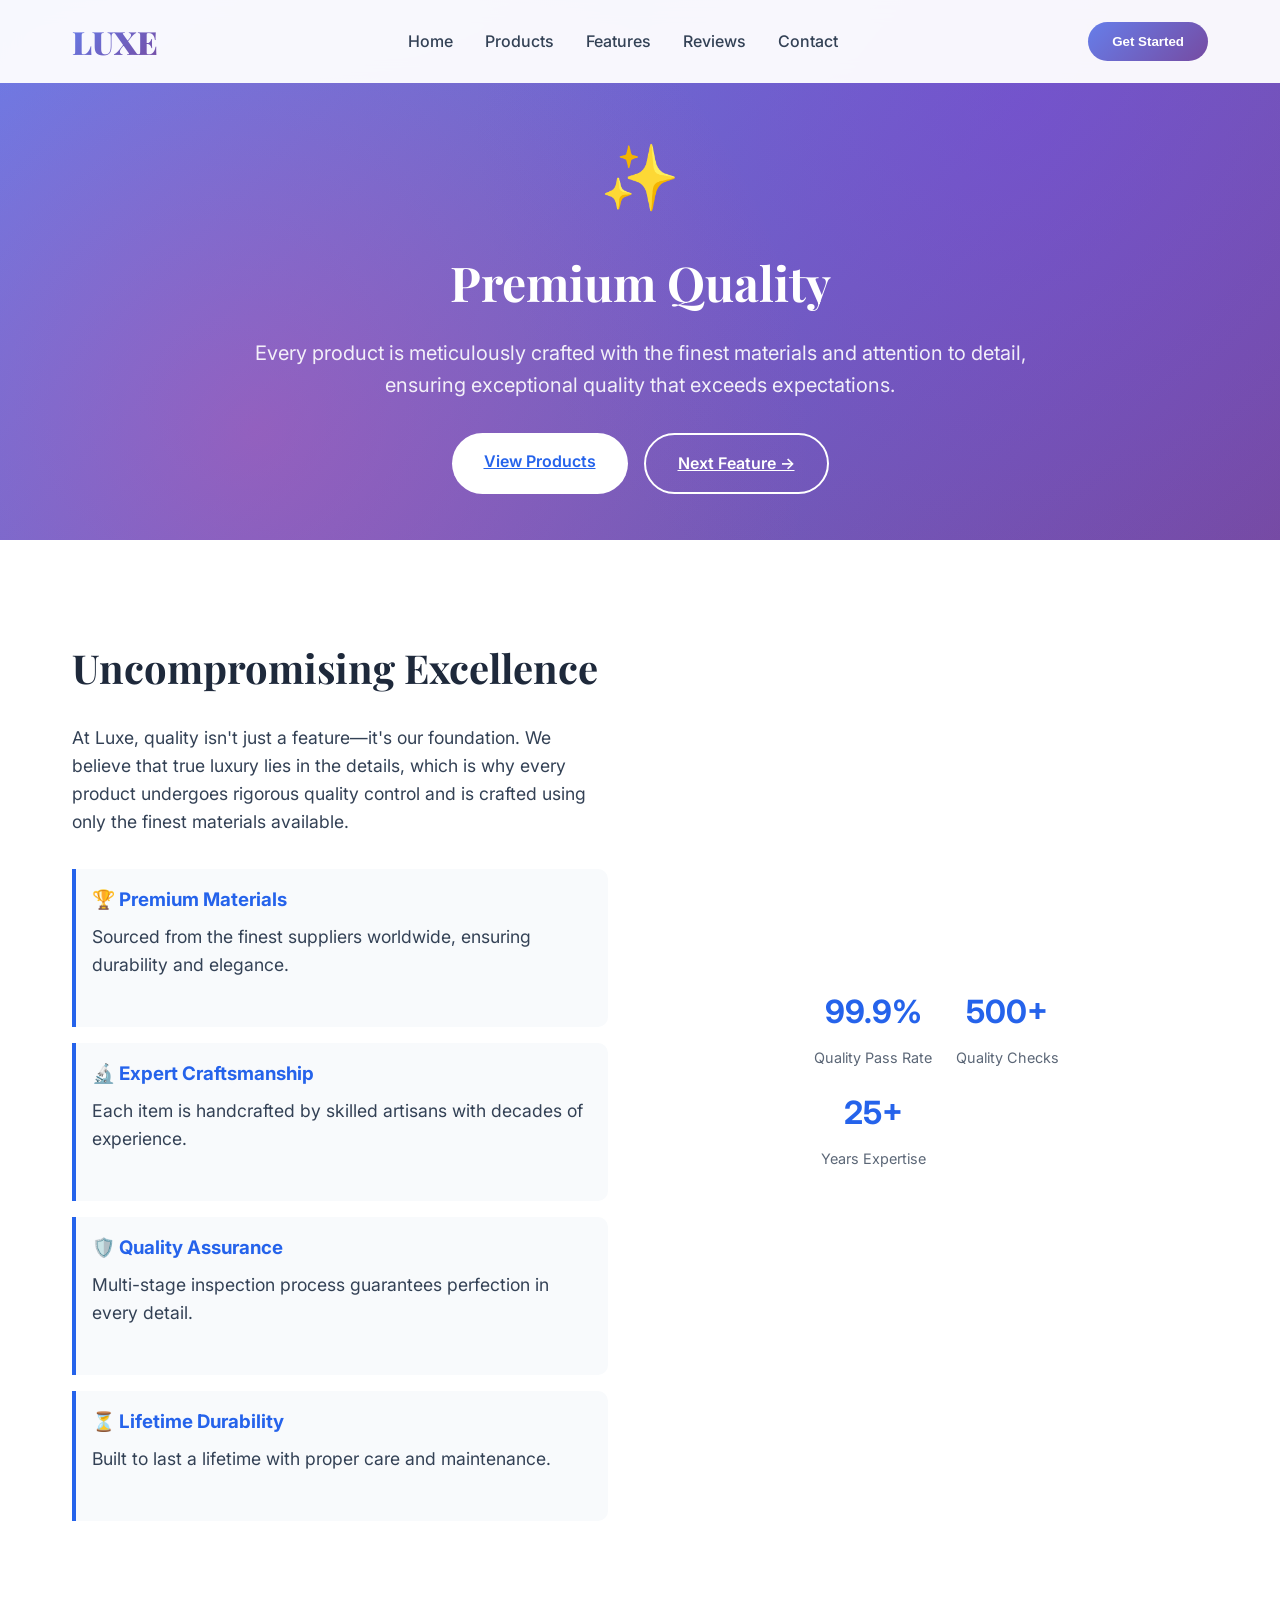
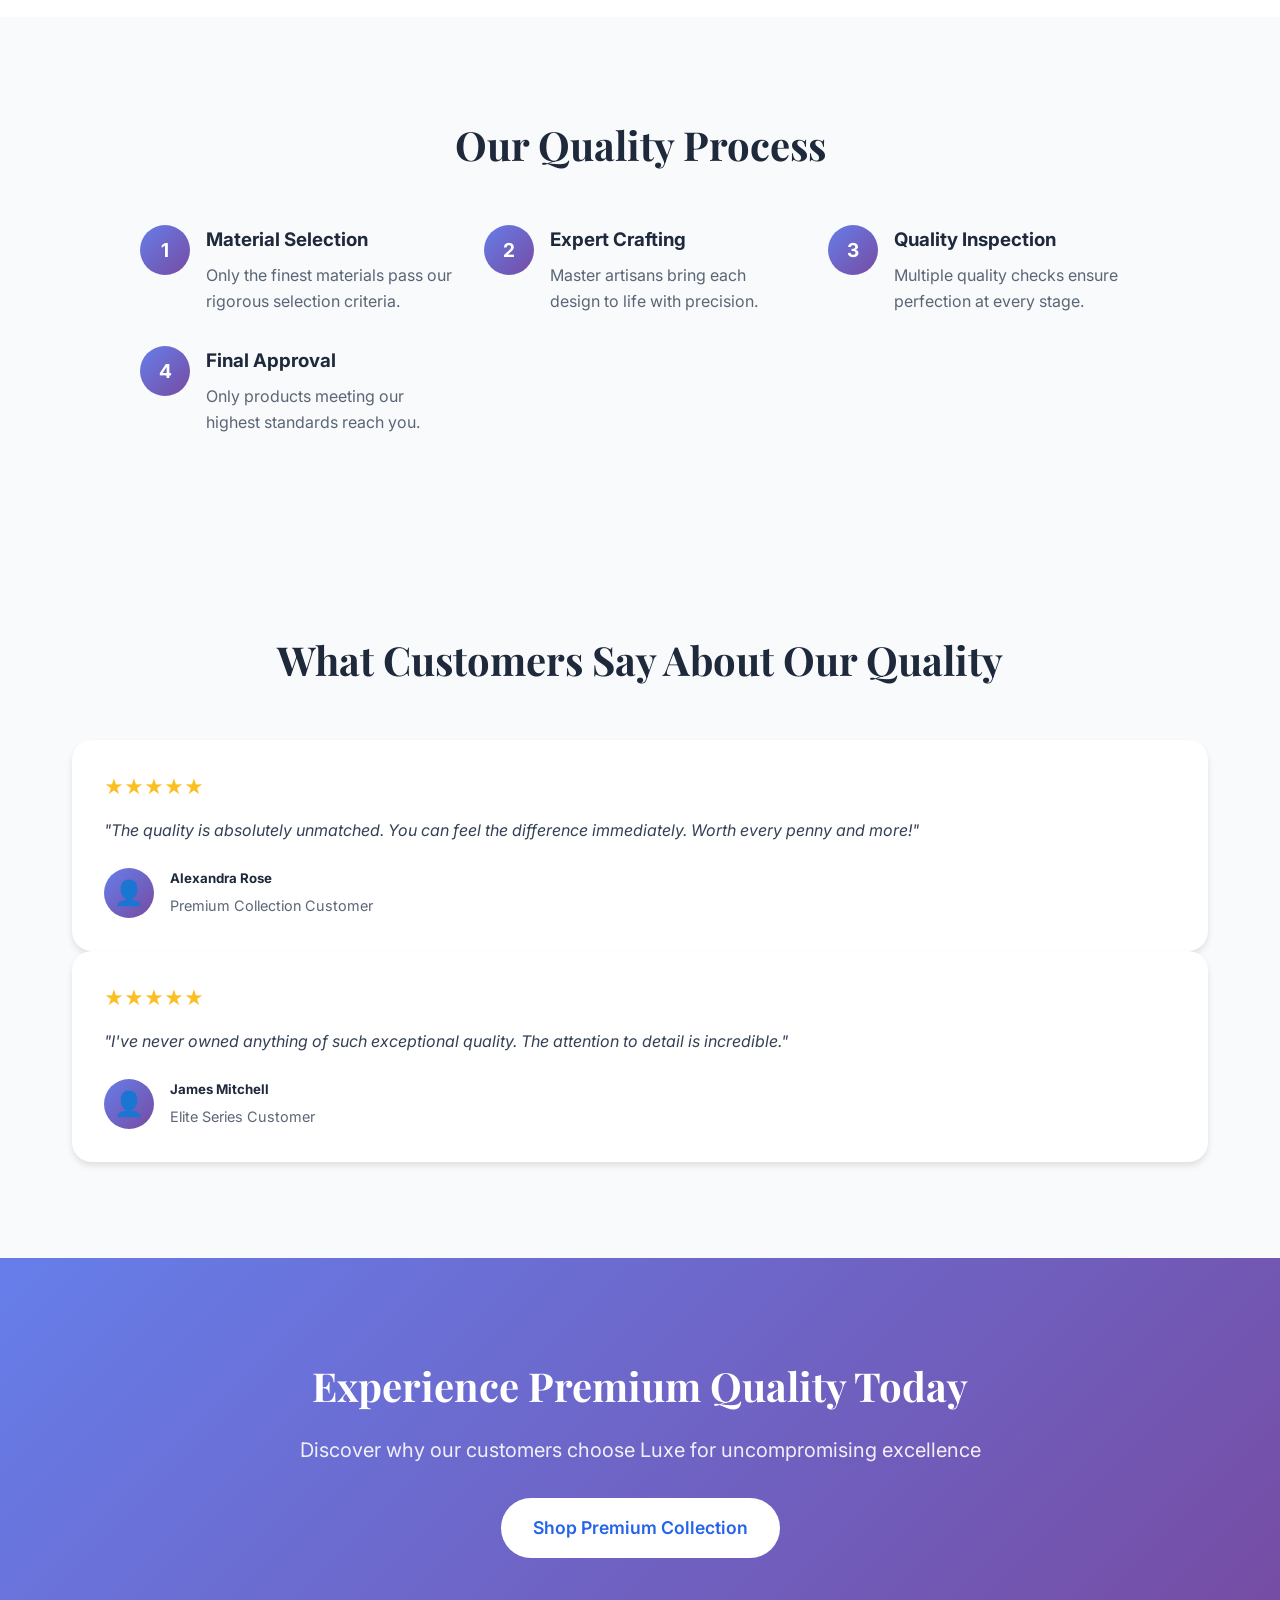
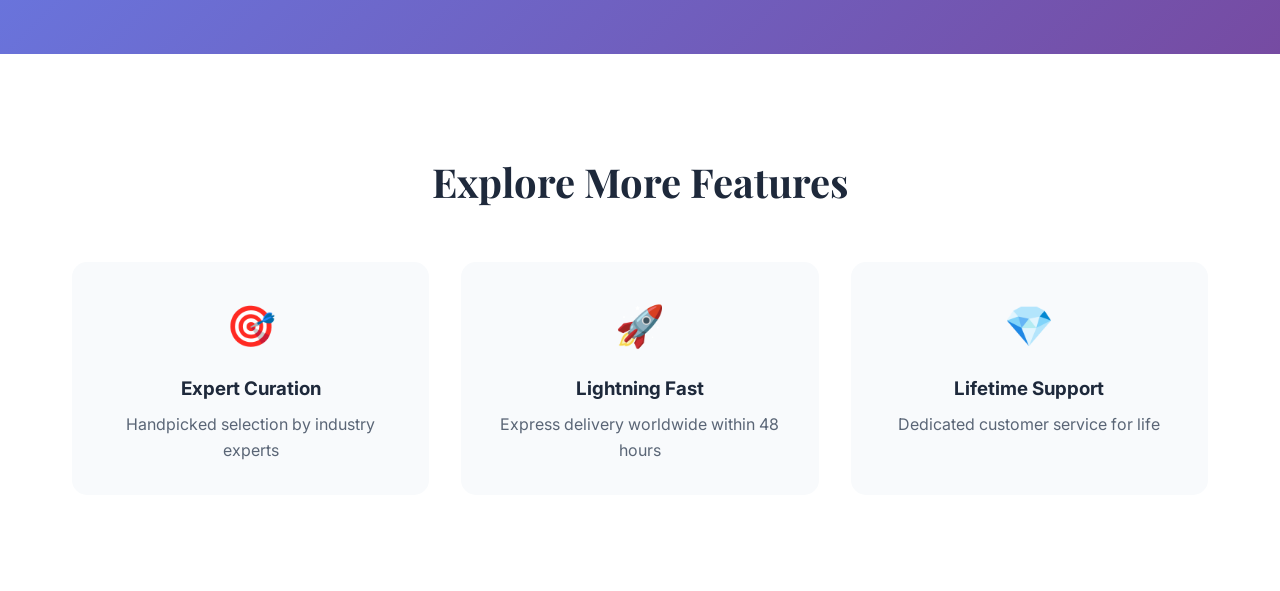
<file: premium-quality.html>
<!DOCTYPE html>
<html lang="en">
<head>
    <meta charset="UTF-8">
    <meta name="viewport" content="width=device-width, initial-scale=1.0">
    <title>Premium Quality - Luxe</title>
    <link rel="stylesheet" href="sales-website.css">
    <link rel="preconnect" href="https://fonts.googleapis.com">
    <link rel="preconnect" href="https://fonts.gstatic.com" crossorigin>
    <link href="https://fonts.googleapis.com/css2?family=Playfair+Display:wght@400;700;900&family=Inter:wght@300;400;500;600;700&display=swap" rel="stylesheet">
</head>
<body>
    <!-- Navigation -->
    <nav class="navbar">
        <div class="nav-container">
            <div class="nav-logo">
                <span class="logo-text">LUXE</span>
            </div>
            <ul class="nav-menu">
                <li><a href="sales-website.html" class="nav-link">Home</a></li>
                <li><a href="sales-website.html#products" class="nav-link">Products</a></li>
                <li><a href="sales-website.html#features" class="nav-link">Features</a></li>
                <li><a href="sales-website.html#testimonials" class="nav-link">Reviews</a></li>
                <li><a href="sales-website.html#contact" class="nav-link">Contact</a></li>
            </ul>
            <button class="nav-cta">Get Started</button>
            <div class="hamburger">
                <span></span>
                <span></span>
                <span></span>
            </div>
        </div>
    </nav>

    <!-- Feature Hero Section -->
    <section class="feature-hero">
        <div class="feature-hero-background">
            <div class="gradient-overlay"></div>
        </div>
        <div class="container">
            <div class="feature-hero-content">
                <div class="feature-icon-large">✨</div>
                <h1 class="feature-hero-title">Premium Quality</h1>
                <p class="feature-hero-subtitle">
                    Every product is meticulously crafted with the finest materials and attention to detail, 
                    ensuring exceptional quality that exceeds expectations.
                </p>
                <div class="feature-hero-buttons">
                    <a href="sales-website.html#products" class="btn-primary">View Products</a>
                    <a href="elite-series.html" class="btn-secondary">Next Feature →</a>
                </div>
            </div>
        </div>
    </section>

    <!-- Feature Details -->
    <section class="feature-details">
        <div class="container">
            <div class="feature-content-grid">
                <div class="feature-text">
                    <h2>Uncompromising Excellence</h2>
                    <p>
                        At Luxe, quality isn't just a feature—it's our foundation. We believe that true luxury 
                        lies in the details, which is why every product undergoes rigorous quality control and 
                        is crafted using only the finest materials available.
                    </p>
                    
                    <div class="quality-highlights">
                        <div class="quality-item">
                            <h3>🏆 Premium Materials</h3>
                            <p>Sourced from the finest suppliers worldwide, ensuring durability and elegance.</p>
                        </div>
                        <div class="quality-item">
                            <h3>🔬 Expert Craftsmanship</h3>
                            <p>Each item is handcrafted by skilled artisans with decades of experience.</p>
                        </div>
                        <div class="quality-item">
                            <h3>🛡️ Quality Assurance</h3>
                            <p>Multi-stage inspection process guarantees perfection in every detail.</p>
                        </div>
                        <div class="quality-item">
                            <h3>⏳ Lifetime Durability</h3>
                            <p>Built to last a lifetime with proper care and maintenance.</p>
                        </div>
                    </div>
                </div>
                
                <div class="feature-visual">
                    <div class="quality-showcase">
                        <div class="quality-stat">
                            <span class="stat-number">99.9%</span>
                            <span class="stat-label">Quality Pass Rate</span>
                        </div>
                        <div class="quality-stat">
                            <span class="stat-number">500+</span>
                            <span class="stat-label">Quality Checks</span>
                        </div>
                        <div class="quality-stat">
                            <span class="stat-number">25+</span>
                            <span class="stat-label">Years Expertise</span>
                        </div>
                    </div>
                </div>
            </div>
        </div>
    </section>

    <!-- Process Section -->
    <section class="process-section">
        <div class="container">
            <h2>Our Quality Process</h2>
            <div class="process-timeline">
                <div class="process-step">
                    <div class="step-number">1</div>
                    <div class="step-content">
                        <h3>Material Selection</h3>
                        <p>Only the finest materials pass our rigorous selection criteria.</p>
                    </div>
                </div>
                <div class="process-step">
                    <div class="step-number">2</div>
                    <div class="step-content">
                        <h3>Expert Crafting</h3>
                        <p>Master artisans bring each design to life with precision.</p>
                    </div>
                </div>
                <div class="process-step">
                    <div class="step-number">3</div>
                    <div class="step-content">
                        <h3>Quality Inspection</h3>
                        <p>Multiple quality checks ensure perfection at every stage.</p>
                    </div>
                </div>
                <div class="process-step">
                    <div class="step-number">4</div>
                    <div class="step-content">
                        <h3>Final Approval</h3>
                        <p>Only products meeting our highest standards reach you.</p>
                    </div>
                </div>
            </div>
        </div>
    </section>

    <!-- Testimonial Section -->
    <section class="feature-testimonials">
        <div class="container">
            <h2>What Customers Say About Our Quality</h2>
            <div class="testimonial-grid">
                <div class="testimonial-card">
                    <div class="testimonial-rating">★★★★★</div>
                    <p class="testimonial-text">
                        "The quality is absolutely unmatched. You can feel the difference immediately. 
                        Worth every penny and more!"
                    </p>
                    <div class="testimonial-author">
                        <div class="author-avatar">👤</div>
                        <div class="author-info">
                            <h5>Alexandra Rose</h5>
                            <span>Premium Collection Customer</span>
                        </div>
                    </div>
                </div>
                <div class="testimonial-card">
                    <div class="testimonial-rating">★★★★★</div>
                    <p class="testimonial-text">
                        "I've never owned anything of such exceptional quality. The attention to detail is incredible."
                    </p>
                    <div class="testimonial-author">
                        <div class="author-avatar">👤</div>
                        <div class="author-info">
                            <h5>James Mitchell</h5>
                            <span>Elite Series Customer</span>
                        </div>
                    </div>
                </div>
            </div>
        </div>
    </section>

    <!-- CTA Section -->
    <section class="feature-cta">
        <div class="container">
            <h2>Experience Premium Quality Today</h2>
            <p>Discover why our customers choose Luxe for uncompromising excellence</p>
            <a href="sales-website.html#products" class="cta-button">Shop Premium Collection</a>
        </div>
    </section>

    <!-- Related Features -->
    <section class="related-features">
        <div class="container">
            <h2>Explore More Features</h2>
            <div class="related-grid">
                <a href="expert-curation.html" class="related-card">
                    <div class="related-icon">🎯</div>
                    <h3>Expert Curation</h3>
                    <p>Handpicked selection by industry experts</p>
                </a>
                <a href="lightning-fast.html" class="related-card">
                    <div class="related-icon">🚀</div>
                    <h3>Lightning Fast</h3>
                    <p>Express delivery worldwide within 48 hours</p>
                </a>
                <a href="lifetime-support.html" class="related-card">
                    <div class="related-icon">💎</div>
                    <h3>Lifetime Support</h3>
                    <p>Dedicated customer service for life</p>
                </a>
            </div>
        </div>
    </section>

    <script src="sales-website.js"></script>
</body>
</html>
</file>
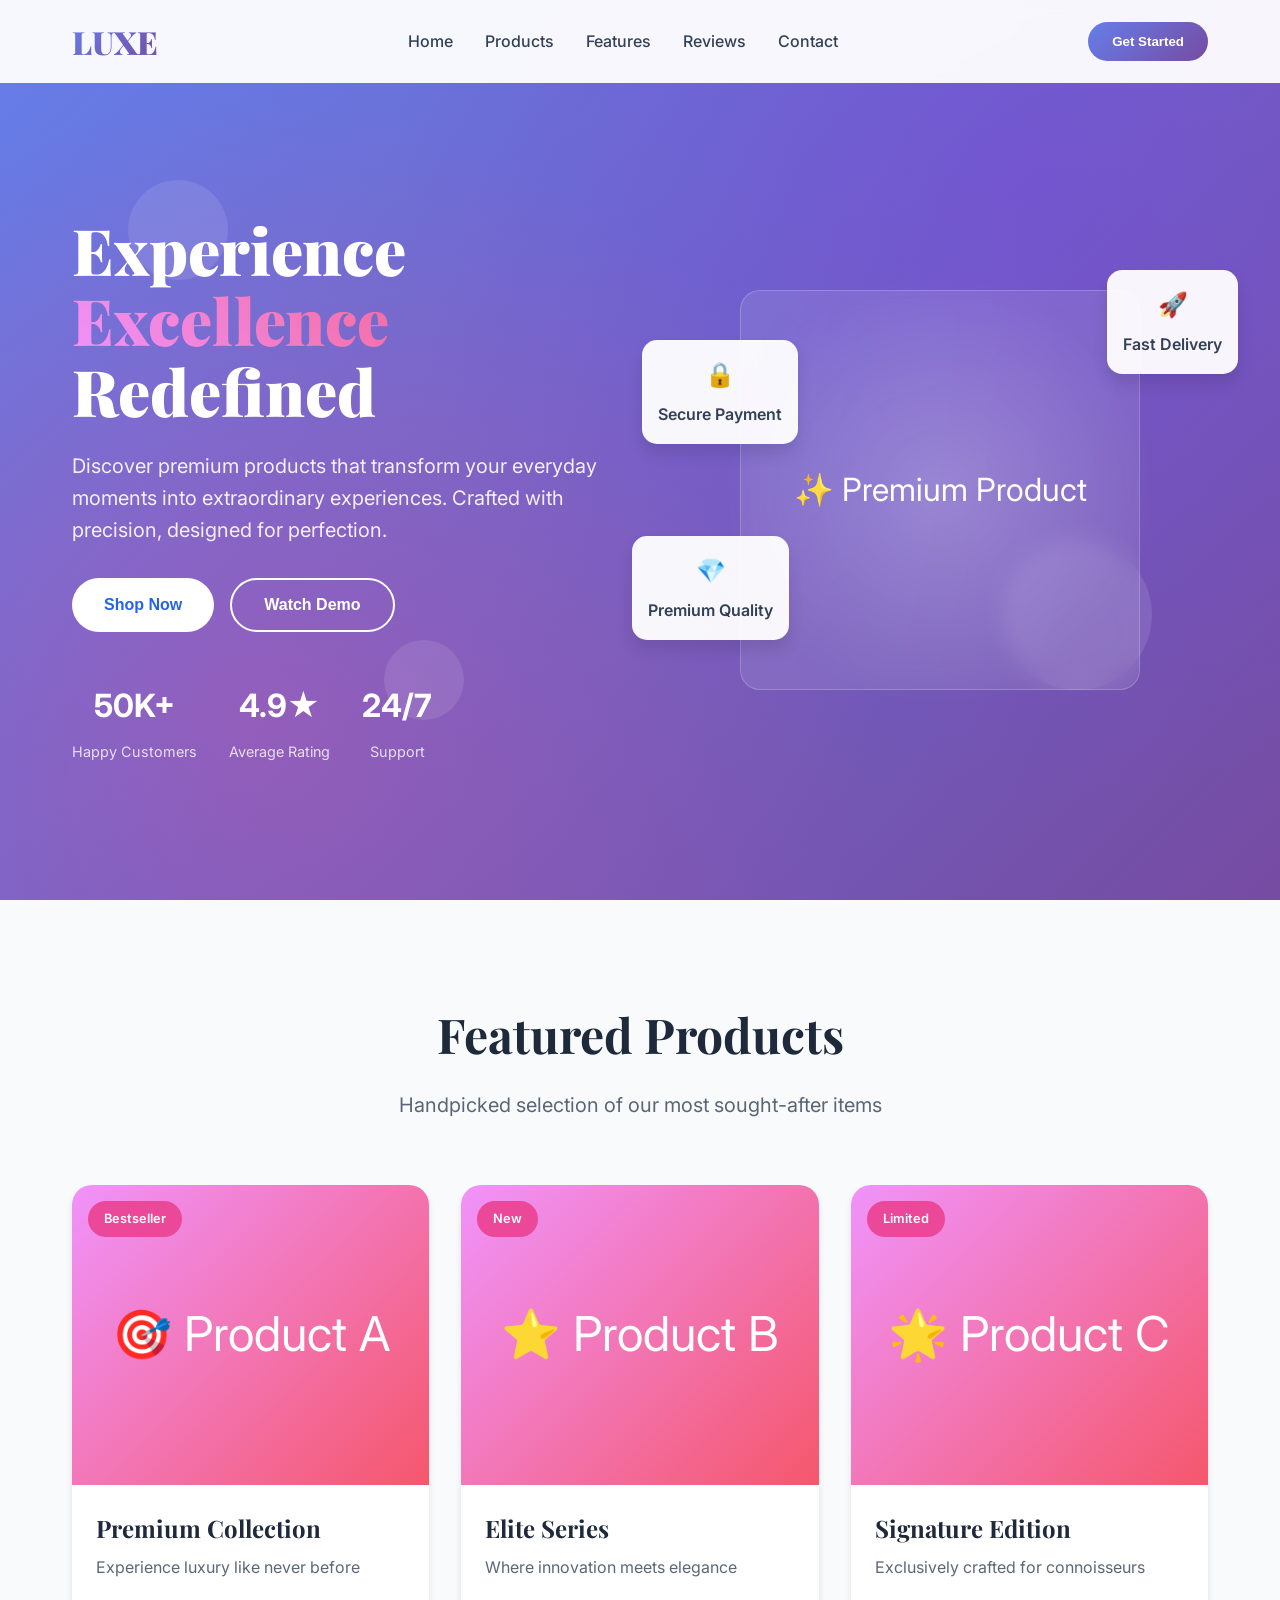
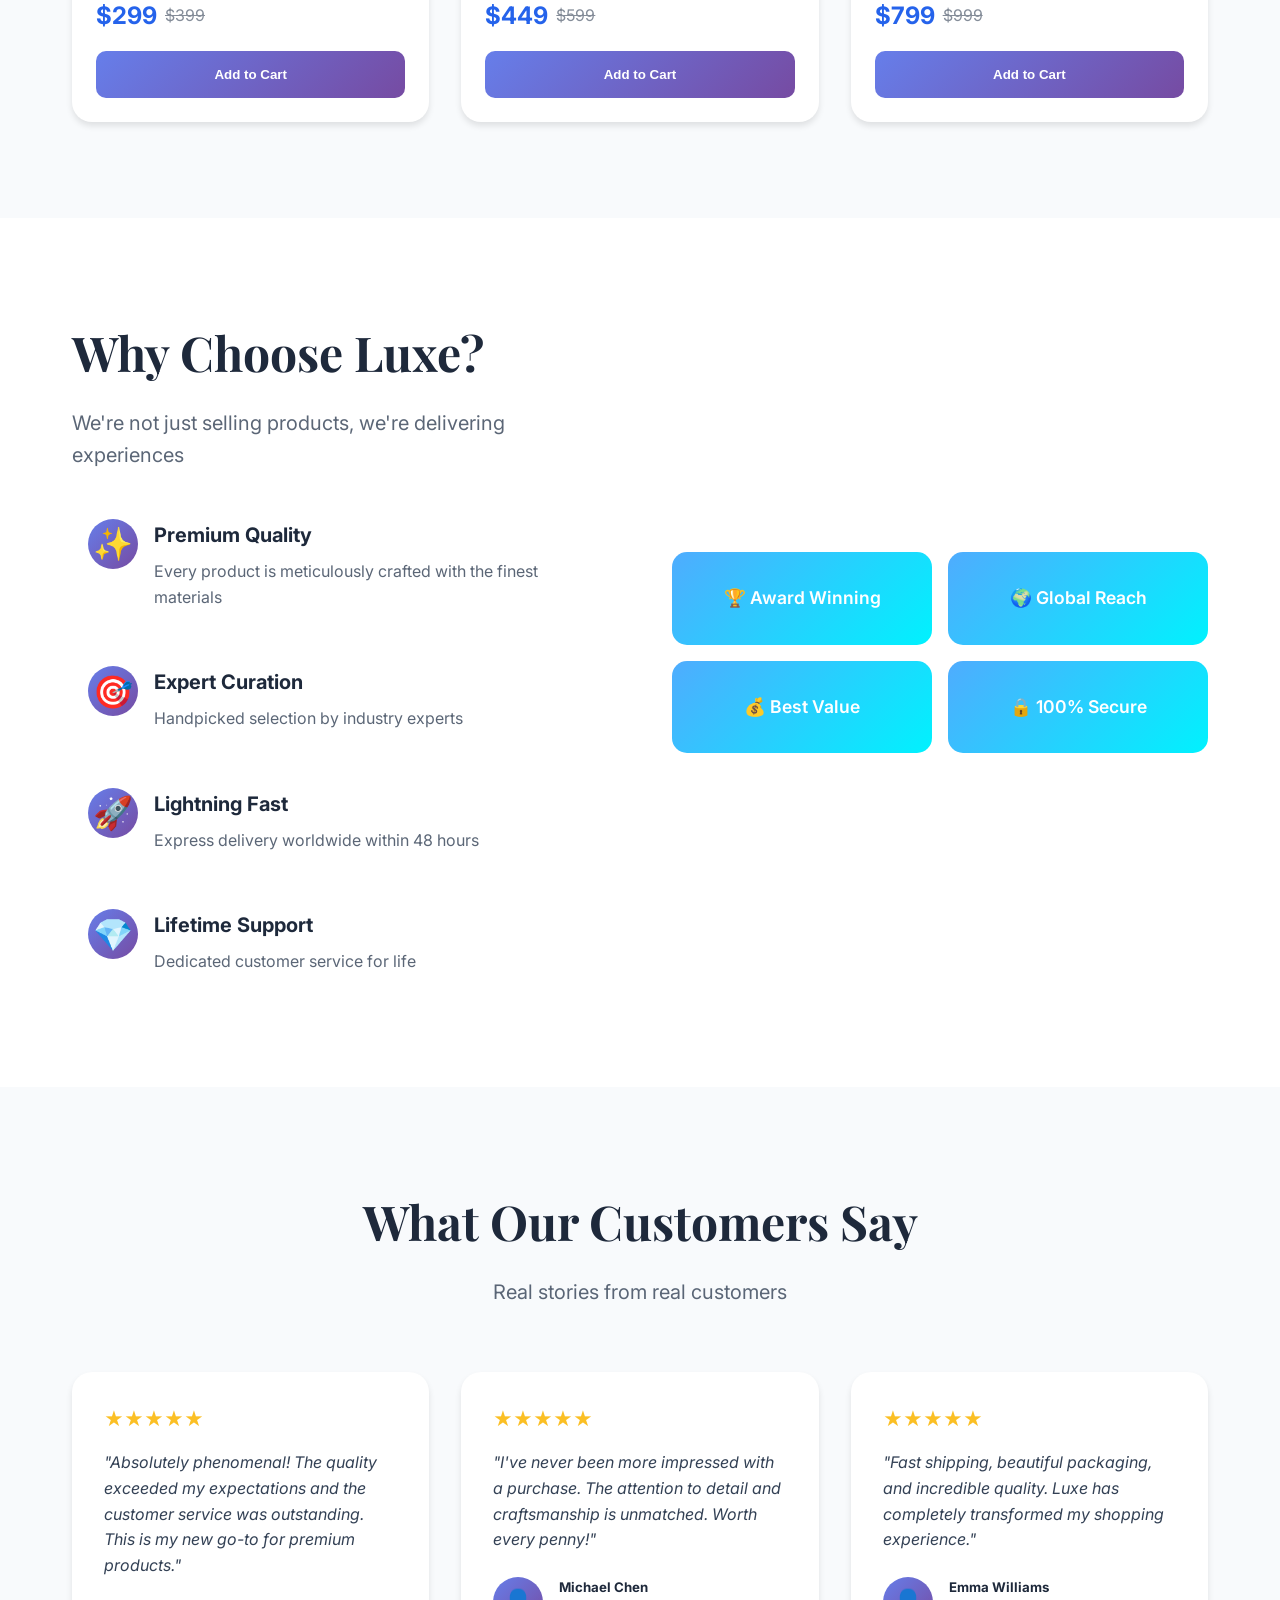
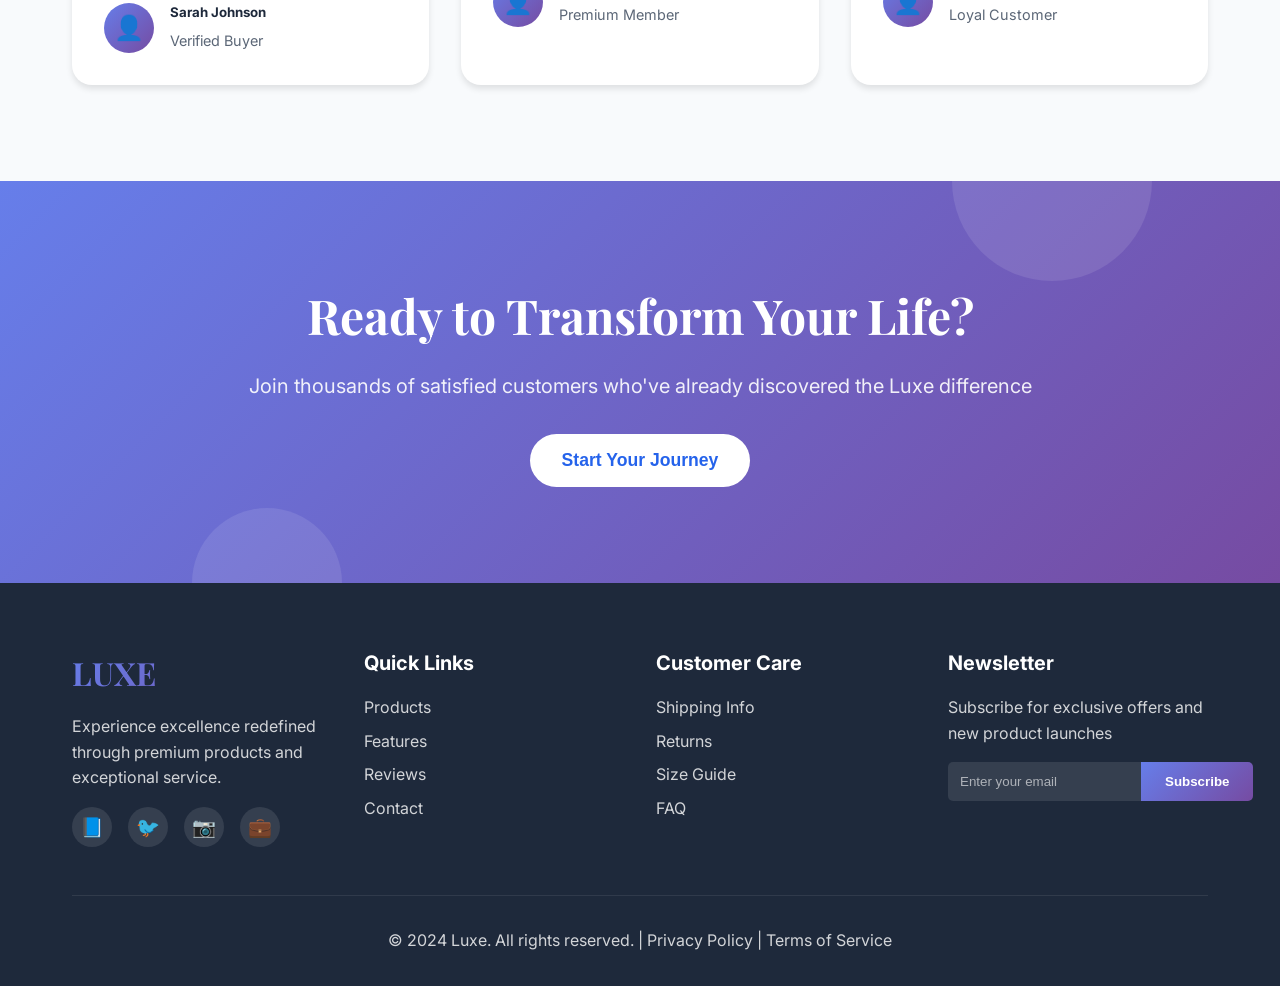
<file: sales-website.html>
<!DOCTYPE html>
<html lang="en">
<head>
    <meta charset="UTF-8">
    <meta name="viewport" content="width=device-width, initial-scale=1.0">
    <title>Luxe - Premium Products That Transform Your Life</title>
    <link rel="stylesheet" href="sales-website.css">
    <link rel="preconnect" href="https://fonts.googleapis.com">
    <link rel="preconnect" href="https://fonts.gstatic.com" crossorigin>
    <link href="https://fonts.googleapis.com/css2?family=Playfair+Display:wght@400;700;900&family=Inter:wght@300;400;500;600;700&display=swap" rel="stylesheet">
</head>
<body>
    <!-- Navigation -->
    <nav class="navbar">
        <div class="nav-container">
            <div class="nav-logo">
                <span class="logo-text">LUXE</span>
            </div>
            <ul class="nav-menu">
                <li><a href="#home" class="nav-link">Home</a></li>
                <li><a href="#products" class="nav-link">Products</a></li>
                <li><a href="#features" class="nav-link">Features</a></li>
                <li><a href="#testimonials" class="nav-link">Reviews</a></li>
                <li><a href="#contact" class="nav-link">Contact</a></li>
            </ul>
            <button class="nav-cta">Get Started</button>
            <div class="hamburger">
                <span></span>
                <span></span>
                <span></span>
            </div>
        </div>
    </nav>

    <!-- Hero Section -->
    <section id="home" class="hero">
        <div class="hero-background">
            <div class="gradient-overlay"></div>
            <div class="floating-shapes">
                <div class="shape shape-1"></div>
                <div class="shape shape-2"></div>
                <div class="shape shape-3"></div>
            </div>
        </div>
        <div class="hero-content">
            <div class="hero-text">
                <h1 class="hero-title">
                    <span class="title-line">Experience</span>
                    <span class="title-line highlight">Excellence</span>
                    <span class="title-line">Redefined</span>
                </h1>
                <p class="hero-subtitle">
                    Discover premium products that transform your everyday moments into extraordinary experiences. 
                    Crafted with precision, designed for perfection.
                </p>
                <div class="hero-buttons">
                    <button class="btn-primary">Shop Now</button>
                    <button class="btn-secondary">Watch Demo</button>
                </div>
                <div class="hero-stats">
                    <div class="stat">
                        <span class="stat-number">50K+</span>
                        <span class="stat-label">Happy Customers</span>
                    </div>
                    <div class="stat">
                        <span class="stat-number">4.9★</span>
                        <span class="stat-label">Average Rating</span>
                    </div>
                    <div class="stat">
                        <span class="stat-number">24/7</span>
                        <span class="stat-label">Support</span>
                    </div>
                </div>
            </div>
            <div class="hero-visual">
                <div class="product-showcase">
                    <div class="main-product">
                        <div class="product-image">
                            <div class="image-placeholder">✨ Premium Product</div>
                        </div>
                        <div class="product-glow"></div>
                    </div>
                    <div class="floating-cards">
                        <div class="card card-1">
                            <div class="card-icon">🚀</div>
                            <div class="card-text">Fast Delivery</div>
                        </div>
                        <div class="card card-2">
                            <div class="card-icon">💎</div>
                            <div class="card-text">Premium Quality</div>
                        </div>
                        <div class="card card-3">
                            <div class="card-icon">🔒</div>
                            <div class="card-text">Secure Payment</div>
                        </div>
                    </div>
                </div>
            </div>
        </div>
    </section>

    <!-- Products Section -->
    <section id="products" class="products">
        <div class="container">
            <div class="section-header">
                <h2 class="section-title">Featured Products</h2>
                <p class="section-subtitle">Handpicked selection of our most sought-after items</p>
            </div>
            <div class="product-grid">
                <div class="product-card">
                    <div class="product-badge">Bestseller</div>
                    <div class="product-image-container">
                        <div class="product-image-placeholder">🎯 Product A</div>
                        <div class="product-overlay">
                            <button class="quick-view">Quick View</button>
                        </div>
                    </div>
                    <div class="product-info">
                        <h3>Premium Collection</h3>
                        <p>Experience luxury like never before</p>
                        <div class="product-price">
                            <span class="current-price">$299</span>
                            <span class="original-price">$399</span>
                        </div>
                        <button class="add-to-cart">Add to Cart</button>
                    </div>
                </div>

                <div class="product-card">
                    <div class="product-badge">New</div>
                    <div class="product-image-container">
                        <div class="product-image-placeholder">⭐ Product B</div>
                        <div class="product-overlay">
                            <button class="quick-view">Quick View</button>
                        </div>
                    </div>
                    <div class="product-info">
                        <h3>Elite Series</h3>
                        <p>Where innovation meets elegance</p>
                        <div class="product-price">
                            <span class="current-price">$449</span>
                            <span class="original-price">$599</span>
                        </div>
                        <button class="add-to-cart">Add to Cart</button>
                    </div>
                </div>

                <div class="product-card">
                    <div class="product-badge">Limited</div>
                    <div class="product-image-container">
                        <div class="product-image-placeholder">🌟 Product C</div>
                        <div class="product-overlay">
                            <button class="quick-view">Quick View</button>
                        </div>
                    </div>
                    <div class="product-info">
                        <h3>Signature Edition</h3>
                        <p>Exclusively crafted for connoisseurs</p>
                        <div class="product-price">
                            <span class="current-price">$799</span>
                            <span class="original-price">$999</span>
                        </div>
                        <button class="add-to-cart">Add to Cart</button>
                    </div>
                </div>
            </div>
        </div>
    </section>

    <!-- Features Section -->
    <section id="features" class="features">
        <div class="container">
            <div class="features-content">
                <div class="features-text">
                    <h2 class="features-title">Why Choose Luxe?</h2>
                    <p class="features-subtitle">We're not just selling products, we're delivering experiences</p>
                    
                    <div class="feature-list">
                        <a href="premium-quality.html" class="feature-item">
                            <div class="feature-icon">✨</div>
                            <div class="feature-content">
                                <h4>Premium Quality</h4>
                                <p>Every product is meticulously crafted with the finest materials</p>
                            </div>
                        </a>
                        <a href="expert-curation.html" class="feature-item">
                            <div class="feature-icon">🎯</div>
                            <div class="feature-content">
                                <h4>Expert Curation</h4>
                                <p>Handpicked selection by industry experts</p>
                            </div>
                        </a>
                        <a href="lightning-fast.html" class="feature-item">
                            <div class="feature-icon">🚀</div>
                            <div class="feature-content">
                                <h4>Lightning Fast</h4>
                                <p>Express delivery worldwide within 48 hours</p>
                            </div>
                        </a>
                        <a href="lifetime-support.html" class="feature-item">
                            <div class="feature-icon">💎</div>
                            <div class="feature-content">
                                <h4>Lifetime Support</h4>
                                <p>Dedicated customer service for life</p>
                            </div>
                        </a>
                    </div>
                </div>
                <div class="features-visual">
                    <div class="feature-showcase">
                        <div class="showcase-item">🏆 Award Winning</div>
                        <div class="showcase-item">🌍 Global Reach</div>
                        <div class="showcase-item">💰 Best Value</div>
                        <div class="showcase-item">🔒 100% Secure</div>
                    </div>
                </div>
            </div>
        </div>
    </section>

    <!-- Testimonials Section -->
    <section id="testimonials" class="testimonials">
        <div class="container">
            <div class="section-header">
                <h2 class="section-title">What Our Customers Say</h2>
                <p class="section-subtitle">Real stories from real customers</p>
            </div>
            <div class="testimonials-grid">
                <div class="testimonial-card">
                    <div class="testimonial-rating">★★★★★</div>
                    <p class="testimonial-text">
                        "Absolutely phenomenal! The quality exceeded my expectations and the customer service was outstanding. This is my new go-to for premium products."
                    </p>
                    <div class="testimonial-author">
                        <div class="author-avatar">👤</div>
                        <div class="author-info">
                            <h5>Sarah Johnson</h5>
                            <span>Verified Buyer</span>
                        </div>
                    </div>
                </div>

                <div class="testimonial-card">
                    <div class="testimonial-rating">★★★★★</div>
                    <p class="testimonial-text">
                        "I've never been more impressed with a purchase. The attention to detail and craftsmanship is unmatched. Worth every penny!"
                    </p>
                    <div class="testimonial-author">
                        <div class="author-avatar">👤</div>
                        <div class="author-info">
                            <h5>Michael Chen</h5>
                            <span>Premium Member</span>
                        </div>
                    </div>
                </div>

                <div class="testimonial-card">
                    <div class="testimonial-rating">★★★★★</div>
                    <p class="testimonial-text">
                        "Fast shipping, beautiful packaging, and incredible quality. Luxe has completely transformed my shopping experience."
                    </p>
                    <div class="testimonial-author">
                        <div class="author-avatar">👤</div>
                        <div class="author-info">
                            <h5>Emma Williams</h5>
                            <span>Loyal Customer</span>
                        </div>
                    </div>
                </div>
            </div>
        </div>
    </section>

    <!-- CTA Section -->
    <section class="cta">
        <div class="cta-content">
            <h2>Ready to Transform Your Life?</h2>
            <p>Join thousands of satisfied customers who've already discovered the Luxe difference</p>
            <button class="cta-button">Start Your Journey</button>
        </div>
        <div class="cta-visual">
            <div class="cta-shapes">
                <div class="cta-shape cta-shape-1"></div>
                <div class="cta-shape cta-shape-2"></div>
            </div>
        </div>
    </section>

    <!-- Footer -->
    <footer id="contact" class="footer">
        <div class="container">
            <div class="footer-content">
                <div class="footer-section">
                    <h3>LUXE</h3>
                    <p>Experience excellence redefined through premium products and exceptional service.</p>
                    <div class="social-links">
                        <a href="#" class="social-link">📘</a>
                        <a href="#" class="social-link">🐦</a>
                        <a href="#" class="social-link">📷</a>
                        <a href="#" class="social-link">💼</a>
                    </div>
                </div>
                <div class="footer-section">
                    <h4>Quick Links</h4>
                    <ul>
                        <li><a href="#products">Products</a></li>
                        <li><a href="#features">Features</a></li>
                        <li><a href="#testimonials">Reviews</a></li>
                        <li><a href="#contact">Contact</a></li>
                    </ul>
                </div>
                <div class="footer-section">
                    <h4>Customer Care</h4>
                    <ul>
                        <li><a href="#">Shipping Info</a></li>
                        <li><a href="#">Returns</a></li>
                        <li><a href="#">Size Guide</a></li>
                        <li><a href="#">FAQ</a></li>
                    </ul>
                </div>
                <div class="footer-section">
                    <h4>Newsletter</h4>
                    <p>Subscribe for exclusive offers and new product launches</p>
                    <div class="newsletter-form">
                        <input type="email" placeholder="Enter your email">
                        <button type="submit">Subscribe</button>
                    </div>
                </div>
            </div>
            <div class="footer-bottom">
                <p>&copy; 2024 Luxe. All rights reserved. | Privacy Policy | Terms of Service</p>
            </div>
        </div>
    </footer>

    <script src="sales-website.js"></script>
</body>
</html>
</file>
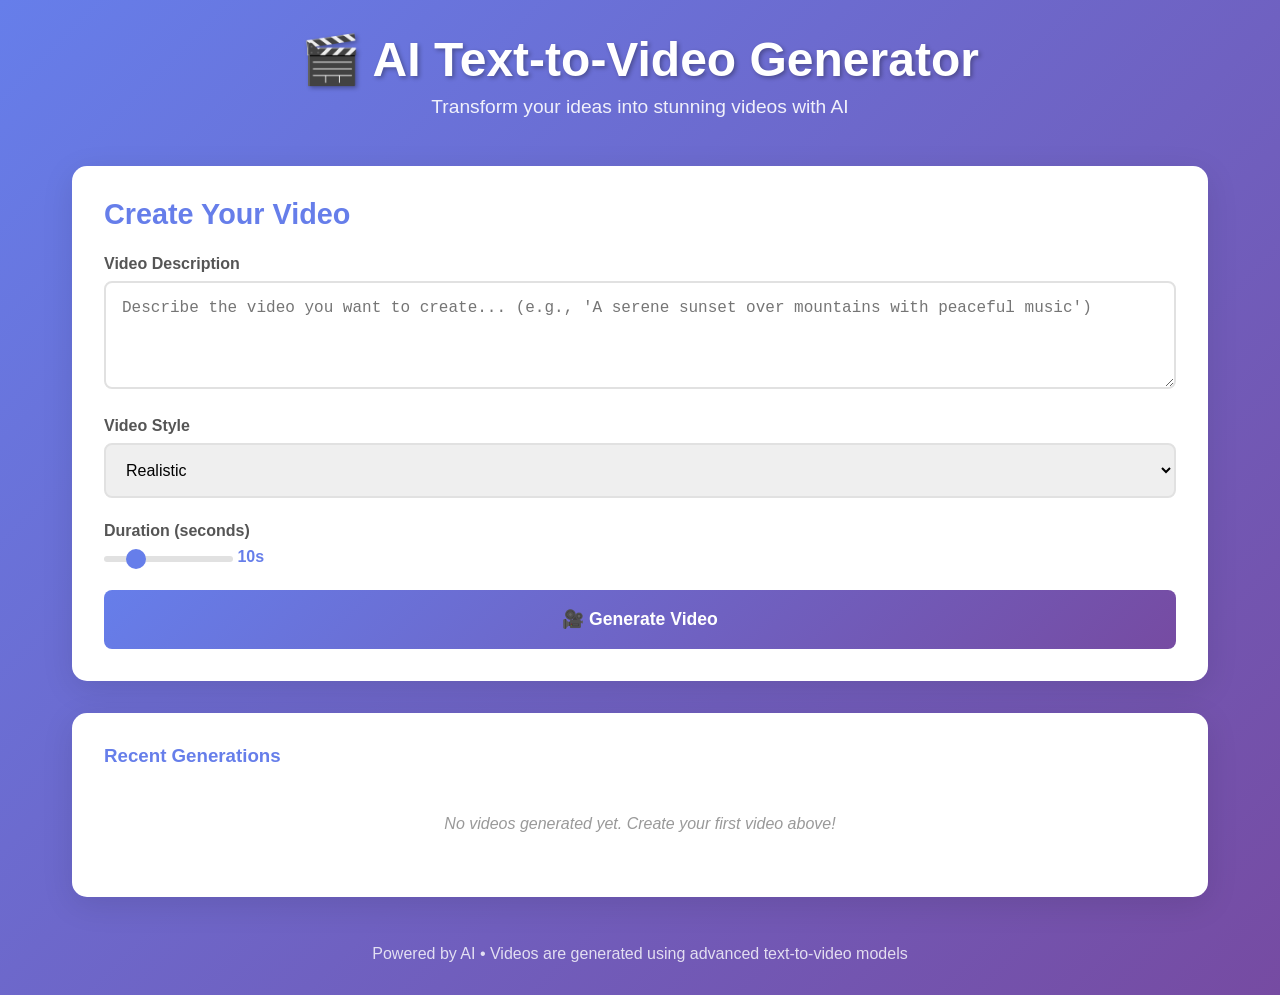
<file: video-generator.html>
<!DOCTYPE html>
<html lang="en">
<head>
    <meta charset="UTF-8">
    <meta name="viewport" content="width=device-width, initial-scale=1.0">
    <title>AI Text-to-Video Generator</title>
    <link rel="stylesheet" href="video-generator.css">
</head>
<body>
    <div class="container">
        <header>
            <h1>🎬 AI Text-to-Video Generator</h1>
            <p>Transform your ideas into stunning videos with AI</p>
        </header>

        <main>
            <section class="input-section">
                <h2>Create Your Video</h2>
                
                <div class="form-group">
                    <label for="videoPrompt">Video Description</label>
                    <textarea 
                        id="videoPrompt" 
                        placeholder="Describe the video you want to create... (e.g., 'A serene sunset over mountains with peaceful music')"
                        rows="4"
                    ></textarea>
                </div>

                <div class="form-group">
                    <label for="videoStyle">Video Style</label>
                    <select id="videoStyle">
                        <option value="realistic">Realistic</option>
                        <option value="anime">Anime</option>
                        <option value="cartoon">Cartoon</option>
                        <option value="cinematic">Cinematic</option>
                        <option value="abstract">Abstract</option>
                    </select>
                </div>

                <div class="form-group">
                    <label for="videoDuration">Duration (seconds)</label>
                    <input type="range" id="videoDuration" min="5" max="30" value="10">
                    <span id="durationValue">10s</span>
                </div>

                <button id="generateBtn" class="generate-btn">
                    <span class="btn-text">🎥 Generate Video</span>
                    <span class="loading-spinner" style="display: none;">⏳ Generating...</span>
                </button>
            </section>

            <section class="progress-section" id="progressSection" style="display: none;">
                <h3>Generation Progress</h3>
                <div class="progress-bar">
                    <div class="progress-fill" id="progressFill"></div>
                </div>
                <p id="progressText">Initializing...</p>
            </section>

            <section class="results-section" id="resultsSection" style="display: none;">
                <h3>Your Generated Video</h3>
                <div class="video-container">
                    <video id="generatedVideo" controls width="100%">
                        Your browser does not support the video tag.
                    </video>
                </div>
                
                <div class="video-actions">
                    <button id="downloadBtn" class="download-btn">⬇️ Download Video</button>
                    <button id="regenerateBtn" class="regenerate-btn">🔄 Regenerate</button>
                    <button id="shareBtn" class="share-btn">🔗 Share</button>
                </div>
            </section>

            <section class="history-section">
                <h3>Recent Generations</h3>
                <div id="videoHistory" class="video-grid">
                    <p class="placeholder">No videos generated yet. Create your first video above!</p>
                </div>
            </section>
        </main>

        <footer>
            <p>Powered by AI • Videos are generated using advanced text-to-video models</p>
        </footer>
    </div>

    <script src="video-generator.js"></script>
</body>
</html>
</file>
<file: styles.css>
/* Basic styling for your first project */
* {
    margin: 0;
    padding: 0;
    box-sizing: border-box;
}

body {
    font-family: Arial, sans-serif;
    line-height: 1.6;
    color: #333;
    background: linear-gradient(135deg, #667eea 0%, #764ba2 100%);
    min-height: 100vh;
}

header {
    background: rgba(255, 255, 255, 0.1);
    padding: 2rem;
    text-align: center;
    backdrop-filter: blur(10px);
}

header h1 {
    color: white;
    font-size: 2.5rem;
    text-shadow: 2px 2px 4px rgba(0,0,0,0.3);
}

main {
    max-width: 800px;
    margin: 2rem auto;
    padding: 0 2rem;
}

section {
    background: white;
    padding: 2rem;
    margin: 2rem 0;
    border-radius: 10px;
    box-shadow: 0 4px 6px rgba(0,0,0,0.1);
}

.intro h2 {
    color: #667eea;
    margin-bottom: 1rem;
}

.interactive {
    text-align: center;
}

#clickMe {
    background: #667eea;
    color: white;
    border: none;
    padding: 1rem 2rem;
    font-size: 1.1rem;
    border-radius: 5px;
    cursor: pointer;
    transition: background 0.3s ease;
    margin-bottom: 1rem;
}

#clickMe:hover {
    background: #764ba2;
}

#message {
    font-size: 1.2rem;
    color: #555;
    min-height: 1.5rem;
}

footer {
    text-align: center;
    padding: 2rem;
    color: white;
    opacity: 0.8;
}
</file>
<file: sales-website.css>
/* Stunning Sales Website CSS */
:root {
    --primary-color: #2563eb;
    --secondary-color: #7c3aed;
    --accent-color: #ec4899;
    --dark-color: #1e293b;
    --light-color: #f8fafc;
    --text-color: #334155;
    --gradient-1: linear-gradient(135deg, #667eea 0%, #764ba2 100%);
    --gradient-2: linear-gradient(135deg, #f093fb 0%, #f5576c 100%);
    --gradient-3: linear-gradient(135deg, #4facfe 0%, #00f2fe 100%);
    --shadow-sm: 0 2px 4px rgba(0,0,0,0.1);
    --shadow-md: 0 4px 6px rgba(0,0,0,0.1);
    --shadow-lg: 0 10px 15px rgba(0,0,0,0.1);
    --shadow-xl: 0 20px 25px rgba(0,0,0,0.1);
    --shadow-2xl: 0 25px 50px rgba(0,0,0,0.25);
}

* {
    margin: 0;
    padding: 0;
    box-sizing: border-box;
}

html {
    scroll-behavior: smooth;
}

body {
    font-family: 'Inter', sans-serif;
    line-height: 1.6;
    color: var(--text-color);
    overflow-x: hidden;
}

.container {
    max-width: 1200px;
    margin: 0 auto;
    padding: 0 2rem;
}

/* Navigation */
.navbar {
    position: fixed;
    top: 0;
    width: 100%;
    background: rgba(255, 255, 255, 0.95);
    backdrop-filter: blur(10px);
    z-index: 1000;
    transition: all 0.3s ease;
}

.nav-container {
    max-width: 1200px;
    margin: 0 auto;
    padding: 1rem 2rem;
    display: flex;
    justify-content: space-between;
    align-items: center;
}

.nav-logo {
    font-family: 'Playfair Display', serif;
    font-size: 2rem;
    font-weight: 900;
    background: var(--gradient-1);
    -webkit-background-clip: text;
    -webkit-text-fill-color: transparent;
    background-clip: text;
}

.nav-menu {
    display: flex;
    list-style: none;
    gap: 2rem;
}

.nav-link {
    text-decoration: none;
    color: var(--text-color);
    font-weight: 500;
    transition: color 0.3s ease;
    position: relative;
}

.nav-link::after {
    content: '';
    position: absolute;
    bottom: -5px;
    left: 0;
    width: 0;
    height: 2px;
    background: var(--gradient-1);
    transition: width 0.3s ease;
}

.nav-link:hover::after {
    width: 100%;
}

.nav-link:hover {
    color: var(--primary-color);
}

.nav-cta {
    background: var(--gradient-1);
    color: white;
    border: none;
    padding: 0.75rem 1.5rem;
    border-radius: 50px;
    font-weight: 600;
    cursor: pointer;
    transition: transform 0.3s ease, box-shadow 0.3s ease;
}

.nav-cta:hover {
    transform: translateY(-2px);
    box-shadow: var(--shadow-lg);
}

.hamburger {
    display: none;
    flex-direction: column;
    cursor: pointer;
}

.hamburger span {
    width: 25px;
    height: 3px;
    background: var(--dark-color);
    margin: 3px 0;
    transition: 0.3s;
}

/* Hero Section */
.hero {
    min-height: 100vh;
    position: relative;
    display: flex;
    align-items: center;
    padding-top: 80px;
    overflow: hidden;
}

.hero-background {
    position: absolute;
    top: 0;
    left: 0;
    right: 0;
    bottom: 0;
    background: linear-gradient(135deg, #667eea 0%, #764ba2 100%);
    z-index: -2;
}

.gradient-overlay {
    position: absolute;
    top: 0;
    left: 0;
    right: 0;
    bottom: 0;
    background: radial-gradient(circle at 20% 80%, rgba(236, 72, 153, 0.3) 0%, transparent 50%),
                radial-gradient(circle at 80% 20%, rgba(124, 58, 237, 0.3) 0%, transparent 50%);
    z-index: -1;
}

.floating-shapes {
    position: absolute;
    top: 0;
    left: 0;
    right: 0;
    bottom: 0;
    overflow: hidden;
}

.shape {
    position: absolute;
    border-radius: 50%;
    background: rgba(255, 255, 255, 0.1);
    animation: float 6s ease-in-out infinite;
}

.shape-1 {
    width: 100px;
    height: 100px;
    top: 20%;
    left: 10%;
    animation-delay: 0s;
}

.shape-2 {
    width: 150px;
    height: 150px;
    top: 60%;
    right: 10%;
    animation-delay: 2s;
}

.shape-3 {
    width: 80px;
    height: 80px;
    bottom: 20%;
    left: 30%;
    animation-delay: 4s;
}

@keyframes float {
    0%, 100% { transform: translateY(0px) rotate(0deg); }
    50% { transform: translateY(-20px) rotate(180deg); }
}

.hero-content {
    display: grid;
    grid-template-columns: 1fr 1fr;
    gap: 4rem;
    align-items: center;
    max-width: 1200px;
    margin: 0 auto;
    padding: 0 2rem;
}

.hero-text {
    color: white;
}

.hero-title {
    font-family: 'Playfair Display', serif;
    font-size: 4rem;
    font-weight: 900;
    line-height: 1.1;
    margin-bottom: 1.5rem;
}

.title-line {
    display: block;
    opacity: 0;
    transform: translateY(30px);
    animation: slideUp 0.8s ease forwards;
}

.title-line:nth-child(1) { animation-delay: 0.1s; }
.title-line:nth-child(2) { animation-delay: 0.3s; }
.title-line:nth-child(3) { animation-delay: 0.5s; }

.highlight {
    background: linear-gradient(45deg, #f093fb, #f5576c);
    -webkit-background-clip: text;
    -webkit-text-fill-color: transparent;
    background-clip: text;
}

@keyframes slideUp {
    to {
        opacity: 1;
        transform: translateY(0);
    }
}

.hero-subtitle {
    font-size: 1.25rem;
    margin-bottom: 2rem;
    opacity: 0.9;
    line-height: 1.6;
}

.hero-buttons {
    display: flex;
    gap: 1rem;
    margin-bottom: 3rem;
}

.btn-primary, .btn-secondary {
    padding: 1rem 2rem;
    border: none;
    border-radius: 50px;
    font-weight: 600;
    cursor: pointer;
    transition: all 0.3s ease;
    font-size: 1rem;
}

.btn-primary {
    background: white;
    color: var(--primary-color);
}

.btn-primary:hover {
    transform: translateY(-2px);
    box-shadow: var(--shadow-xl);
}

.btn-secondary {
    background: transparent;
    color: white;
    border: 2px solid white;
}

.btn-secondary:hover {
    background: white;
    color: var(--primary-color);
}

.hero-stats {
    display: flex;
    gap: 2rem;
}

.stat {
    text-align: center;
}

.stat-number {
    display: block;
    font-size: 2rem;
    font-weight: 700;
    margin-bottom: 0.5rem;
}

.stat-label {
    font-size: 0.9rem;
    opacity: 0.8;
}

.hero-visual {
    position: relative;
}

.product-showcase {
    position: relative;
}

.main-product {
    position: relative;
    width: 400px;
    height: 400px;
    margin: 0 auto;
}

.product-image {
    width: 100%;
    height: 100%;
    background: rgba(255, 255, 255, 0.1);
    border-radius: 20px;
    display: flex;
    align-items: center;
    justify-content: center;
    font-size: 2rem;
    color: white;
    backdrop-filter: blur(10px);
    border: 1px solid rgba(255, 255, 255, 0.2);
    animation: pulse 3s ease-in-out infinite;
}

.product-glow {
    position: absolute;
    top: -20px;
    left: -20px;
    right: -20px;
    bottom: -20px;
    background: radial-gradient(circle, rgba(255, 255, 255, 0.2) 0%, transparent 70%);
    border-radius: 30px;
    animation: glow 3s ease-in-out infinite;
}

@keyframes pulse {
    0%, 100% { transform: scale(1); }
    50% { transform: scale(1.05); }
}

@keyframes glow {
    0%, 100% { opacity: 0.5; }
    50% { opacity: 1; }
}

.floating-cards {
    position: absolute;
    top: 0;
    left: 0;
    right: 0;
    bottom: 0;
}

.card {
    position: absolute;
    background: rgba(255, 255, 255, 0.95);
    padding: 1rem;
    border-radius: 15px;
    box-shadow: var(--shadow-lg);
    text-align: center;
    animation: cardFloat 4s ease-in-out infinite;
}

.card-1 {
    top: -20px;
    right: -30px;
    animation-delay: 0s;
}

.card-2 {
    bottom: 50px;
    left: -40px;
    animation-delay: 1.3s;
}

.card-3 {
    top: 50px;
    left: -30px;
    animation-delay: 2.6s;
}

.card-icon {
    font-size: 1.5rem;
    margin-bottom: 0.5rem;
}

.card-text {
    font-weight: 600;
    color: var(--text-color);
}

@keyframes cardFloat {
    0%, 100% { transform: translateY(0px) rotate(0deg); }
    50% { transform: translateY(-10px) rotate(2deg); }
}

/* Products Section */
.products {
    padding: 6rem 0;
    background: var(--light-color);
}

.section-header {
    text-align: center;
    margin-bottom: 4rem;
}

.section-title {
    font-family: 'Playfair Display', serif;
    font-size: 3rem;
    font-weight: 700;
    margin-bottom: 1rem;
    color: var(--dark-color);
}

.section-subtitle {
    font-size: 1.25rem;
    color: var(--text-color);
    opacity: 0.8;
}

.product-grid {
    display: grid;
    grid-template-columns: repeat(auto-fit, minmax(300px, 1fr));
    gap: 2rem;
}

.product-card {
    background: white;
    border-radius: 20px;
    overflow: hidden;
    box-shadow: var(--shadow-md);
    transition: transform 0.3s ease, box-shadow 0.3s ease;
    position: relative;
}

.product-card:hover {
    transform: translateY(-10px);
    box-shadow: var(--shadow-2xl);
}

.product-badge {
    position: absolute;
    top: 1rem;
    left: 1rem;
    background: var(--accent-color);
    color: white;
    padding: 0.5rem 1rem;
    border-radius: 50px;
    font-size: 0.8rem;
    font-weight: 600;
    z-index: 10;
}

.product-image-container {
    position: relative;
    height: 300px;
    overflow: hidden;
}

.product-image-placeholder {
    width: 100%;
    height: 100%;
    background: var(--gradient-2);
    display: flex;
    align-items: center;
    justify-content: center;
    font-size: 3rem;
    color: white;
    transition: transform 0.3s ease;
}

.product-card:hover .product-image-placeholder {
    transform: scale(1.1);
}

.product-overlay {
    position: absolute;
    top: 0;
    left: 0;
    right: 0;
    bottom: 0;
    background: rgba(0, 0, 0, 0.7);
    display: flex;
    align-items: center;
    justify-content: center;
    opacity: 0;
    transition: opacity 0.3s ease;
}

.product-card:hover .product-overlay {
    opacity: 1;
}

.quick-view {
    background: white;
    color: var(--dark-color);
    border: none;
    padding: 0.75rem 1.5rem;
    border-radius: 50px;
    font-weight: 600;
    cursor: pointer;
    transform: translateY(20px);
    transition: transform 0.3s ease;
}

.product-card:hover .quick-view {
    transform: translateY(0);
}

.product-info {
    padding: 1.5rem;
}

.product-info h3 {
    font-family: 'Playfair Display', serif;
    font-size: 1.5rem;
    margin-bottom: 0.5rem;
    color: var(--dark-color);
}

.product-info p {
    color: var(--text-color);
    margin-bottom: 1rem;
    opacity: 0.8;
}

.product-price {
    display: flex;
    align-items: center;
    gap: 0.5rem;
    margin-bottom: 1rem;
}

.current-price {
    font-size: 1.5rem;
    font-weight: 700;
    color: var(--primary-color);
}

.original-price {
    font-size: 1rem;
    color: var(--text-color);
    text-decoration: line-through;
    opacity: 0.6;
}

.add-to-cart {
    width: 100%;
    background: var(--gradient-1);
    color: white;
    border: none;
    padding: 1rem;
    border-radius: 10px;
    font-weight: 600;
    cursor: pointer;
    transition: transform 0.3s ease, box-shadow 0.3s ease;
}

.add-to-cart:hover {
    transform: translateY(-2px);
    box-shadow: var(--shadow-lg);
}

/* Features Section */
.features {
    padding: 6rem 0;
    background: white;
}

.features-content {
    display: grid;
    grid-template-columns: 1fr 1fr;
    gap: 4rem;
    align-items: center;
}

.features-title {
    font-family: 'Playfair Display', serif;
    font-size: 3rem;
    font-weight: 700;
    margin-bottom: 1rem;
    color: var(--dark-color);
}

.features-subtitle {
    font-size: 1.25rem;
    color: var(--text-color);
    margin-bottom: 2rem;
    opacity: 0.8;
}

.feature-list {
    display: flex;
    flex-direction: column;
    gap: 1.5rem;
}

.feature-item {
    display: flex;
    align-items: flex-start;
    gap: 1rem;
    padding: 1rem;
    border-radius: 10px;
    transition: all 0.3s ease;
    text-decoration: none;
    color: inherit;
}

.feature-item:hover {
    background: var(--light-color);
    transform: translateX(5px);
}

.feature-icon {
    font-size: 2rem;
    min-width: 50px;
    height: 50px;
    background: var(--gradient-1);
    border-radius: 50%;
    display: flex;
    align-items: center;
    justify-content: center;
}

.feature-content h4 {
    font-size: 1.25rem;
    margin-bottom: 0.5rem;
    color: var(--dark-color);
}

.feature-content p {
    color: var(--text-color);
    opacity: 0.8;
}

.feature-showcase {
    display: grid;
    grid-template-columns: repeat(2, 1fr);
    gap: 1rem;
}

.showcase-item {
    background: var(--gradient-3);
    color: white;
    padding: 2rem;
    border-radius: 15px;
    text-align: center;
    font-weight: 600;
    font-size: 1.1rem;
    transition: transform 0.3s ease;
}

.showcase-item:hover {
    transform: scale(1.05);
}

/* Testimonials Section */
.testimonials {
    padding: 6rem 0;
    background: var(--light-color);
}

.testimonials-grid {
    display: grid;
    grid-template-columns: repeat(auto-fit, minmax(300px, 1fr));
    gap: 2rem;
}

.testimonial-card {
    background: white;
    padding: 2rem;
    border-radius: 20px;
    box-shadow: var(--shadow-md);
    transition: transform 0.3s ease, box-shadow 0.3s ease;
}

.testimonial-card:hover {
    transform: translateY(-5px);
    box-shadow: var(--shadow-xl);
}

.testimonial-rating {
    color: #fbbf24;
    font-size: 1.2rem;
    margin-bottom: 1rem;
}

.testimonial-text {
    color: var(--text-color);
    margin-bottom: 1.5rem;
    line-height: 1.6;
    font-style: italic;
}

.testimonial-author {
    display: flex;
    align-items: center;
    gap: 1rem;
}

.author-avatar {
    width: 50px;
    height: 50px;
    background: var(--gradient-1);
    border-radius: 50%;
    display: flex;
    align-items: center;
    justify-content: center;
    color: white;
    font-size: 1.5rem;
}

.author-info h5 {
    color: var(--dark-color);
    margin-bottom: 0.25rem;
}

.author-info span {
    color: var(--text-color);
    font-size: 0.9rem;
    opacity: 0.8;
}

/* CTA Section */
.cta {
    padding: 6rem 0;
    background: var(--gradient-1);
    position: relative;
    overflow: hidden;
}

.cta-content {
    text-align: center;
    color: white;
    position: relative;
    z-index: 2;
}

.cta-content h2 {
    font-family: 'Playfair Display', serif;
    font-size: 3rem;
    font-weight: 700;
    margin-bottom: 1rem;
}

.cta-content p {
    font-size: 1.25rem;
    margin-bottom: 2rem;
    opacity: 0.9;
}

.cta-button {
    background: white;
    color: var(--primary-color);
    border: none;
    padding: 1rem 2rem;
    border-radius: 50px;
    font-weight: 600;
    font-size: 1.1rem;
    cursor: pointer;
    transition: transform 0.3s ease, box-shadow 0.3s ease;
}

.cta-button:hover {
    transform: translateY(-2px);
    box-shadow: var(--shadow-xl);
}

.cta-visual {
    position: absolute;
    top: 0;
    left: 0;
    right: 0;
    bottom: 0;
    overflow: hidden;
    z-index: 1;
}

.cta-shapes {
    position: relative;
    width: 100%;
    height: 100%;
}

.cta-shape {
    position: absolute;
    border-radius: 50%;
    background: rgba(255, 255, 255, 0.1);
}

.cta-shape-1 {
    width: 200px;
    height: 200px;
    top: -100px;
    right: 10%;
    animation: float 8s ease-in-out infinite;
}

.cta-shape-2 {
    width: 150px;
    height: 150px;
    bottom: -75px;
    left: 15%;
    animation: float 6s ease-in-out infinite reverse;
}

/* Footer */
.footer {
    background: var(--dark-color);
    color: white;
    padding: 4rem 0 2rem;
}

.footer-content {
    display: grid;
    grid-template-columns: repeat(auto-fit, minmax(250px, 1fr));
    gap: 2rem;
    margin-bottom: 3rem;
}

.footer-section h3 {
    font-family: 'Playfair Display', serif;
    font-size: 2rem;
    margin-bottom: 1rem;
    background: var(--gradient-1);
    -webkit-background-clip: text;
    -webkit-text-fill-color: transparent;
    background-clip: text;
}

.footer-section h4 {
    font-size: 1.25rem;
    margin-bottom: 1rem;
}

.footer-section p {
    opacity: 0.8;
    margin-bottom: 1rem;
}

.footer-section ul {
    list-style: none;
}

.footer-section ul li {
    margin-bottom: 0.5rem;
}

.footer-section ul li a {
    color: white;
    text-decoration: none;
    opacity: 0.8;
    transition: opacity 0.3s ease;
}

.footer-section ul li a:hover {
    opacity: 1;
}

.social-links {
    display: flex;
    gap: 1rem;
    margin-top: 1rem;
}

.social-link {
    width: 40px;
    height: 40px;
    background: rgba(255, 255, 255, 0.1);
    border-radius: 50%;
    display: flex;
    align-items: center;
    justify-content: center;
    text-decoration: none;
    font-size: 1.2rem;
    transition: background 0.3s ease;
}

.social-link:hover {
    background: var(--gradient-1);
}

.newsletter-form {
    display: flex;
    margin-top: 1rem;
}

.newsletter-form input {
    flex: 1;
    padding: 0.75rem;
    border: none;
    border-radius: 5px 0 0 5px;
    background: rgba(255, 255, 255, 0.1);
    color: white;
}

.newsletter-form input::placeholder {
    color: rgba(255, 255, 255, 0.6);
}

.newsletter-form button {
    padding: 0.75rem 1.5rem;
    border: none;
    border-radius: 0 5px 5px 0;
    background: var(--gradient-1);
    color: white;
    font-weight: 600;
    cursor: pointer;
    transition: opacity 0.3s ease;
}

.newsletter-form button:hover {
    opacity: 0.9;
}

.footer-bottom {
    border-top: 1px solid rgba(255, 255, 255, 0.1);
    padding-top: 2rem;
    text-align: center;
    opacity: 0.8;
}

/* Feature Page Styles */
.feature-hero {
    min-height: 60vh;
    position: relative;
    display: flex;
    align-items: center;
    padding-top: 80px;
    overflow: hidden;
}

.feature-hero-background {
    position: absolute;
    top: 0;
    left: 0;
    right: 0;
    bottom: 0;
    background: linear-gradient(135deg, #667eea 0%, #764ba2 100%);
    z-index: -2;
}

.feature-hero-content {
    text-align: center;
    color: white;
    max-width: 800px;
    margin: 0 auto;
}

.feature-icon-large {
    font-size: 4rem;
    margin-bottom: 1rem;
    animation: pulse 2s ease-in-out infinite;
}

.feature-hero-title {
    font-family: 'Playfair Display', serif;
    font-size: 3rem;
    font-weight: 700;
    margin-bottom: 1rem;
}

.feature-hero-subtitle {
    font-size: 1.25rem;
    margin-bottom: 2rem;
    opacity: 0.9;
    line-height: 1.6;
}

.feature-hero-buttons {
    display: flex;
    gap: 1rem;
    justify-content: center;
    flex-wrap: wrap;
}

.feature-details {
    padding: 6rem 0;
    background: white;
}

.feature-content-grid {
    display: grid;
    grid-template-columns: 1fr 1fr;
    gap: 4rem;
    align-items: center;
}

.feature-text h2 {
    font-family: 'Playfair Display', serif;
    font-size: 2.5rem;
    font-weight: 700;
    margin-bottom: 1.5rem;
    color: var(--dark-color);
}

.feature-text p {
    font-size: 1.1rem;
    color: var(--text-color);
    margin-bottom: 2rem;
    line-height: 1.6;
}

.quality-highlights,
.curation-highlights,
.delivery-highlights,
.support-highlights {
    display: flex;
    flex-direction: column;
    gap: 1rem;
}

.quality-item,
.curation-item,
.delivery-item,
.support-item {
    padding: 1rem;
    border-left: 4px solid var(--primary-color);
    background: var(--light-color);
    border-radius: 0 10px 10px 0;
}

.quality-item h3,
.curation-item h3,
.delivery-item h3,
.support-item h3 {
    color: var(--primary-color);
    margin-bottom: 0.5rem;
}

.feature-visual {
    display: flex;
    justify-content: center;
    align-items: center;
}

.quality-showcase,
.curation-showcase,
.delivery-showcase,
.support-showcase {
    display: grid;
    grid-template-columns: repeat(2, 1fr);
    gap: 1rem;
    text-align: center;
}

.quality-showcase .stat-number,
.curation-showcase .stat-number,
.delivery-showcase .stat-number,
.support-showcase .stat-number {
    display: block;
    font-size: 2rem;
    font-weight: 700;
    color: var(--primary-color);
    margin-bottom: 0.5rem;
}

.quality-showcase .stat-label,
.curation-showcase .stat-label,
.delivery-showcase .stat-label,
.support-showcase .stat-label {
    font-size: 0.9rem;
    color: var(--text-color);
}

.process-section {
    padding: 6rem 0;
    background: var(--light-color);
}

.process-section h2 {
    text-align: center;
    font-family: 'Playfair Display', serif;
    font-size: 2.5rem;
    font-weight: 700;
    margin-bottom: 3rem;
    color: var(--dark-color);
}

.process-timeline {
    display: grid;
    grid-template-columns: repeat(auto-fit, minmax(250px, 1fr));
    gap: 2rem;
    max-width: 1000px;
    margin: 0 auto;
}

.process-step {
    display: flex;
    align-items: flex-start;
    gap: 1rem;
    text-align: left;
}

.step-number {
    min-width: 50px;
    height: 50px;
    background: var(--gradient-1);
    color: white;
    border-radius: 50%;
    display: flex;
    align-items: center;
    justify-content: center;
    font-weight: 700;
    font-size: 1.2rem;
}

.step-content h3 {
    color: var(--dark-color);
    margin-bottom: 0.5rem;
}

.step-content p {
    color: var(--text-color);
    opacity: 0.8;
}

.expert-team,
.delivery-network,
.support-services {
    padding: 6rem 0;
    background: white;
}

.expert-team h2,
.delivery-network h2,
.support-services h2 {
    text-align: center;
    font-family: 'Playfair Display', serif;
    font-size: 2.5rem;
    font-weight: 700;
    margin-bottom: 3rem;
    color: var(--dark-color);
}

.team-grid,
.network-map,
.services-grid {
    display: grid;
    grid-template-columns: repeat(auto-fit, minmax(280px, 1fr));
    gap: 2rem;
}

.team-member,
.network-region,
.service-card {
    text-align: center;
    padding: 2rem;
    border-radius: 15px;
    background: var(--light-color);
    transition: transform 0.3s ease;
}

.team-member:hover,
.network-region:hover,
.service-card:hover {
    transform: translateY(-5px);
}

.member-avatar,
.region-icon,
.service-icon {
    font-size: 3rem;
    margin-bottom: 1rem;
}

.team-member h3,
.network-region h3,
.service-card h3 {
    color: var(--dark-color);
    margin-bottom: 0.5rem;
}

.member-specialty {
    color: var(--primary-color);
    font-weight: 600;
    margin-top: 0.5rem;
}

.feature-testimonials {
    padding: 6rem 0;
    background: var(--light-color);
}

.feature-testimonials h2 {
    text-align: center;
    font-family: 'Playfair Display', serif;
    font-size: 2.5rem;
    font-weight: 700;
    margin-bottom: 3rem;
    color: var(--dark-color);
}

.feature-cta {
    padding: 6rem 0;
    background: var(--gradient-1);
    text-align: center;
    color: white;
}

.feature-cta h2 {
    font-family: 'Playfair Display', serif;
    font-size: 2.5rem;
    font-weight: 700;
    margin-bottom: 1rem;
}

.feature-cta p {
    font-size: 1.25rem;
    margin-bottom: 2rem;
    opacity: 0.9;
}

.feature-cta .cta-button {
    background: white;
    color: var(--primary-color);
    border: none;
    padding: 1rem 2rem;
    border-radius: 50px;
    font-weight: 600;
    font-size: 1.1rem;
    cursor: pointer;
    transition: transform 0.3s ease, box-shadow 0.3s ease;
    text-decoration: none;
    display: inline-block;
}

.feature-cta .cta-button:hover {
    transform: translateY(-2px);
    box-shadow: var(--shadow-xl);
}

.related-features {
    padding: 6rem 0;
    background: white;
}

.related-features h2 {
    text-align: center;
    font-family: 'Playfair Display', serif;
    font-size: 2.5rem;
    font-weight: 700;
    margin-bottom: 3rem;
    color: var(--dark-color);
}

.related-grid {
    display: grid;
    grid-template-columns: repeat(auto-fit, minmax(250px, 1fr));
    gap: 2rem;
}

.related-card {
    display: block;
    text-align: center;
    padding: 2rem;
    border-radius: 15px;
    background: var(--light-color);
    text-decoration: none;
    color: inherit;
    transition: all 0.3s ease;
}

.related-card:hover {
    transform: translateY(-5px);
    box-shadow: var(--shadow-lg);
}

.related-icon {
    font-size: 2.5rem;
    margin-bottom: 1rem;
}

.related-card h3 {
    color: var(--dark-color);
    margin-bottom: 0.5rem;
}

.related-card p {
    color: var(--text-color);
    opacity: 0.8;
}

/* Responsive Design for Feature Pages */
@media (max-width: 768px) {
    .feature-hero-title {
        font-size: 2rem;
    }
    
    .feature-content-grid {
        grid-template-columns: 1fr;
        text-align: center;
    }
    
    .quality-showcase,
    .curation-showcase,
    .delivery-showcase,
    .support-showcase {
        grid-template-columns: 1fr;
    }
    
    .process-timeline {
        grid-template-columns: 1fr;
    }
    
    .team-grid,
    .network-map,
    .services-grid,
    .related-grid {
        grid-template-columns: 1fr;
    }
    
    .feature-hero-buttons {
        flex-direction: column;
        align-items: center;
    }
    
    .btn-primary, .btn-secondary {
        width: 200px;
    }
}

/* Responsive Design */
@media (max-width: 768px) {
    .hamburger {
        display: flex;
    }

    .nav-menu {
        position: fixed;
        left: -100%;
        top: 70px;
        flex-direction: column;
        background-color: white;
        width: 100%;
        text-align: center;
        transition: 0.3s;
        box-shadow: var(--shadow-lg);
        padding: 2rem 0;
    }

    .nav-menu.active {
        left: 0;
    }

    .hero-content {
        grid-template-columns: 1fr;
        text-align: center;
    }

    .hero-title {
        font-size: 3rem;
    }

    .main-product {
        width: 300px;
        height: 300px;
    }

    .hero-buttons {
        justify-content: center;
        flex-wrap: wrap;
    }

    .hero-stats {
        justify-content: center;
    }

    .features-content {
        grid-template-columns: 1fr;
        text-align: center;
    }

    .feature-item {
        flex-direction: column;
        text-align: center;
    }

    .cta-content h2 {
        font-size: 2rem;
    }

    .footer-content {
        grid-template-columns: 1fr;
        text-align: center;
    }

    .social-links {
        justify-content: center;
    }
}

@media (max-width: 480px) {
    .container {
        padding: 0 1rem;
    }

    .hero-title {
        font-size: 2.5rem;
    }

    .section-title {
        font-size: 2rem;
    }

    .product-grid,
    .testimonials-grid {
        grid-template-columns: 1fr;
    }

    .hero-buttons {
        flex-direction: column;
        align-items: center;
    }

    .btn-primary, .btn-secondary {
        width: 200px;
    }
}
</file>
<file: video-generator.css>
/* AI Text-to-Video Generator Styles */
* {
    margin: 0;
    padding: 0;
    box-sizing: border-box;
}

body {
    font-family: 'Segoe UI', Tahoma, Geneva, Verdana, sans-serif;
    background: linear-gradient(135deg, #667eea 0%, #764ba2 100%);
    min-height: 100vh;
    color: #333;
}

.container {
    max-width: 1200px;
    margin: 0 auto;
    padding: 2rem;
}

header {
    text-align: center;
    margin-bottom: 3rem;
    color: white;
}

header h1 {
    font-size: 3rem;
    margin-bottom: 0.5rem;
    text-shadow: 2px 2px 4px rgba(0,0,0,0.3);
}

header p {
    font-size: 1.2rem;
    opacity: 0.9;
}

main {
    display: grid;
    gap: 2rem;
}

section {
    background: white;
    padding: 2rem;
    border-radius: 15px;
    box-shadow: 0 8px 32px rgba(0,0,0,0.1);
    backdrop-filter: blur(10px);
}

.input-section h2 {
    color: #667eea;
    margin-bottom: 1.5rem;
    font-size: 1.8rem;
}

.form-group {
    margin-bottom: 1.5rem;
}

.form-group label {
    display: block;
    margin-bottom: 0.5rem;
    font-weight: 600;
    color: #555;
}

.form-group textarea,
.form-group select {
    width: 100%;
    padding: 1rem;
    border: 2px solid #e1e1e1;
    border-radius: 8px;
    font-size: 1rem;
    transition: border-color 0.3s ease;
}

.form-group textarea:focus,
.form-group select:focus {
    outline: none;
    border-color: #667eea;
}

.form-group textarea {
    resize: vertical;
    min-height: 100px;
}

.duration-control {
    display: flex;
    align-items: center;
    gap: 1rem;
}

.form-group input[type="range"] {
    flex: 1;
    height: 6px;
    background: #e1e1e1;
    border-radius: 3px;
    outline: none;
    -webkit-appearance: none;
}

.form-group input[type="range"]::-webkit-slider-thumb {
    -webkit-appearance: none;
    appearance: none;
    width: 20px;
    height: 20px;
    background: #667eea;
    cursor: pointer;
    border-radius: 50%;
}

.form-group input[type="range"]::-moz-range-thumb {
    width: 20px;
    height: 20px;
    background: #667eea;
    cursor: pointer;
    border-radius: 50%;
    border: none;
}

#durationValue {
    font-weight: 600;
    color: #667eea;
    min-width: 40px;
}

.generate-btn {
    width: 100%;
    padding: 1.2rem;
    background: linear-gradient(135deg, #667eea 0%, #764ba2 100%);
    color: white;
    border: none;
    border-radius: 8px;
    font-size: 1.1rem;
    font-weight: 600;
    cursor: pointer;
    transition: transform 0.2s ease, box-shadow 0.2s ease;
}

.generate-btn:hover {
    transform: translateY(-2px);
    box-shadow: 0 8px 25px rgba(102, 126, 234, 0.4);
}

.generate-btn:disabled {
    opacity: 0.6;
    cursor: not-allowed;
    transform: none;
}

.progress-section h3 {
    color: #667eea;
    margin-bottom: 1rem;
}

.progress-bar {
    width: 100%;
    height: 10px;
    background: #e1e1e1;
    border-radius: 5px;
    overflow: hidden;
    margin-bottom: 1rem;
}

.progress-fill {
    height: 100%;
    background: linear-gradient(90deg, #667eea, #764ba2);
    width: 0%;
    transition: width 0.3s ease;
    border-radius: 5px;
}

#progressText {
    color: #666;
    font-style: italic;
}

.results-section h3 {
    color: #667eea;
    margin-bottom: 1rem;
}

.video-container {
    position: relative;
    background: #000;
    border-radius: 8px;
    overflow: hidden;
    margin-bottom: 1.5rem;
}

#generatedVideo {
    width: 100%;
    height: auto;
    display: block;
}

.video-actions {
    display: flex;
    gap: 1rem;
    flex-wrap: wrap;
}

.video-actions button {
    flex: 1;
    min-width: 120px;
    padding: 0.8rem 1rem;
    border: none;
    border-radius: 6px;
    font-weight: 600;
    cursor: pointer;
    transition: transform 0.2s ease;
}

.video-actions button:hover {
    transform: translateY(-2px);
}

.download-btn {
    background: #28a745;
    color: white;
}

.regenerate-btn {
    background: #ffc107;
    color: #333;
}

.share-btn {
    background: #17a2b8;
    color: white;
}

.history-section h3 {
    color: #667eea;
    margin-bottom: 1rem;
}

.video-grid {
    display: grid;
    grid-template-columns: repeat(auto-fill, minmax(200px, 1fr));
    gap: 1rem;
}

.video-grid .placeholder {
    grid-column: 1 / -1;
    text-align: center;
    color: #999;
    font-style: italic;
    padding: 2rem;
}

.video-item {
    background: #f8f9fa;
    border-radius: 8px;
    overflow: hidden;
    cursor: pointer;
    transition: transform 0.2s ease;
}

.video-item:hover {
    transform: scale(1.05);
}

.video-item video {
    width: 100%;
    height: 120px;
    object-fit: cover;
}

.video-item .video-info {
    padding: 0.8rem;
}

.video-item .video-title {
    font-weight: 600;
    font-size: 0.9rem;
    margin-bottom: 0.3rem;
    white-space: nowrap;
    overflow: hidden;
    text-overflow: ellipsis;
}

.video-item .video-date {
    font-size: 0.8rem;
    color: #666;
}

footer {
    text-align: center;
    margin-top: 3rem;
    color: white;
    opacity: 0.8;
}

.loading-spinner {
    animation: pulse 1.5s infinite;
}

@keyframes pulse {
    0%, 100% { opacity: 1; }
    50% { opacity: 0.5; }
}

/* Responsive Design */
@media (max-width: 768px) {
    .container {
        padding: 1rem;
    }
    
    header h1 {
        font-size: 2rem;
    }
    
    .video-actions {
        flex-direction: column;
    }
    
    .video-actions button {
        width: 100%;
    }
}
</file>
